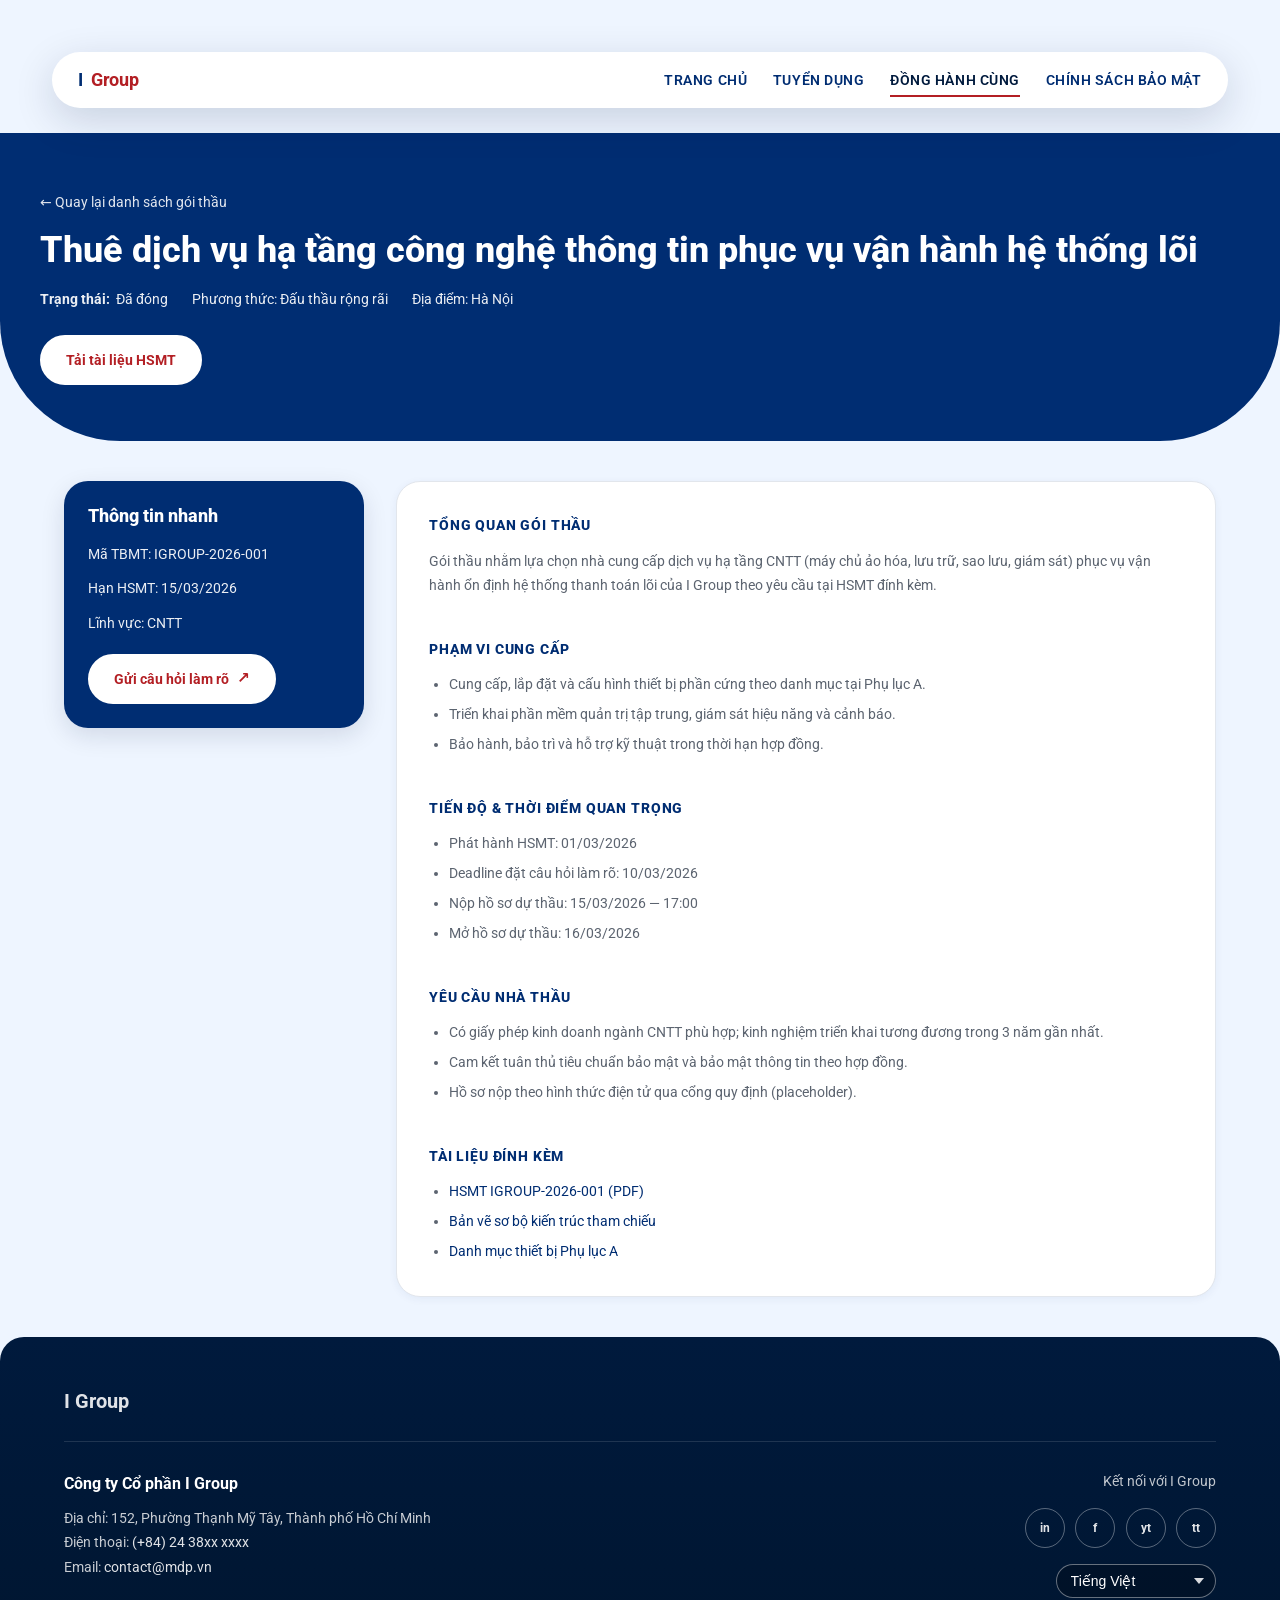
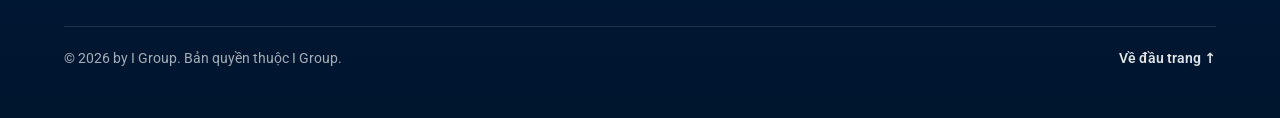
<file: chi-tiet-thau.html>
<!DOCTYPE html>
<html lang="vi">

<head>
  <meta charset="UTF-8" />
  <meta name="viewport" content="width=device-width, initial-scale=1.0" />
  <meta http-equiv="X-UA-Compatible" content="IE=edge" />
  <title>Chi tiết gói thầu | I Group</title>
  <meta name="description"
    content="Chi tiết gói thầu: Thuê dịch vụ hạ tầng công nghệ thông tin phục vụ vận hành hệ thống lõi — trạng thái, phương thức, tài liệu HSMT." />
  <meta name="robots" content="index, follow" />
  <link rel="canonical" href="https://www.example.com/chi-tiet-thau.html" />
  <link rel="preconnect" href="https://fonts.googleapis.com" />
  <link rel="preconnect" href="https://fonts.gstatic.com" crossorigin />
  <link href="https://fonts.googleapis.com/css2?family=Roboto:wght@300;400;500;700;900&display=swap" rel="stylesheet" />
  <link rel="stylesheet" href="assets/css/global.css" />
  <link rel="stylesheet" href="assets/css/style.css" />
  <link rel="stylesheet" href="assets/css/responsive.css" />
</head>

<body id="top" class="page-sub-light" data-nav="cong-moi-thau.html">
  <a class="skip-link" href="#main-content">Bỏ qua điều hướng, đến nội dung chính</a>

  <header class="site-header site-header--floating-pill site-header--fixed" role="banner">
    <div class="site-header__inner site-header__inner--pill">
      <a class="site-logo site-logo--pill" href="index.html" aria-label="I Group — về trang chủ">
        <span>I</span> <span class="site-logo__brand">Group</span>
      </a>
      <button class="nav-toggle" type="button" aria-expanded="false" aria-controls="primary-navigation"
        aria-label="Mở hoặc đóng menu điều hướng">
        <span class="nav-toggle__bar" aria-hidden="true"></span>
        <span class="nav-toggle__bar" aria-hidden="true"></span>
        <span class="nav-toggle__bar" aria-hidden="true"></span>
      </button>
      <nav class="site-nav" id="primary-navigation" aria-label="Menu chính">
        <ul class="site-nav__list">
          <li><a class="site-nav__link site-nav__link--pill" href="index.html">Trang chủ</a></li>
          <li><a class="site-nav__link site-nav__link--pill" href="tuyen-dung.html">Tuyển dụng</a></li>
          <li><a class="site-nav__link site-nav__link--pill" href="cong-moi-thau.html">Đồng hành cùng</a></li>
          <li><a class="site-nav__link site-nav__link--pill" href="chinh-sach.html">Chính sách bảo mật</a></li>
        </ul>
      </nav>
    </div>
  </header>

  <main id="main-content">
    <section class="job-hero" aria-labelledby="pkg-title">
      <div class="job-hero__inner">
        <a class="job-hero__back" href="cong-moi-thau.html">← Quay lại danh sách gói thầu</a>
        <h1 id="pkg-title" class="job-hero__title">
          Thuê dịch vụ hạ tầng công nghệ thông tin phục vụ vận hành hệ thống lõi
        </h1>
        <div class="job-meta" aria-label="Thông tin gói thầu">
          <span class="job-meta__item"><strong>Trạng thái:</strong> Đã đóng</span>
          <span class="job-meta__item">Phương thức: Đấu thầu rộng rãi</span>
          <span class="job-meta__item">Địa điểm: Hà Nội</span>
        </div>
        <a class="btn btn--apply" href="#tai-lieu">Tải tài liệu HSMT</a>
      </div>
    </section>

    <div class="job-layout">
      <aside class="job-sidebar" aria-label="Tóm tắt gói thầu">
        <h2 class="job-sidebar__title">Thông tin nhanh</h2>
        <div class="job-meta">
          <span class="job-meta__item">Mã TBMT: IGROUP-2026-001</span>
          <span class="job-meta__item">Hạn HSMT: 15/03/2026</span>
          <span class="job-meta__item">Lĩnh vực: CNTT</span>
        </div>
        <a class="btn btn--apply" href="mailto:muasam@mdp.vn?subject=Câu+hỏi+làm+rõ+gói+IGROUP-2026-001">
          Gửi câu hỏi làm rõ
          <span class="btn__icon" aria-hidden="true">↗</span>
        </a>
      </aside>

      <article class="job-main">
        <section class="job-section" aria-labelledby="sec-tong-quan">
          <h2 id="sec-tong-quan" class="job-section__title">Tổng quan gói thầu</h2>
          <div class="job-prose">
            <p>
              Gói thầu nhằm lựa chọn nhà cung cấp dịch vụ hạ tầng CNTT (máy chủ ảo hóa, lưu trữ, sao lưu, giám sát)
              phục vụ vận hành ổn định hệ thống thanh toán lõi của I Group theo yêu cầu tại HSMT đính kèm.
            </p>
          </div>
        </section>

        <section class="job-section" aria-labelledby="sec-pham-vi">
          <h2 id="sec-pham-vi" class="job-section__title">Phạm vi cung cấp</h2>
          <div class="job-prose">
            <ul>
              <li>Cung cấp, lắp đặt và cấu hình thiết bị phần cứng theo danh mục tại Phụ lục A.</li>
              <li>Triển khai phần mềm quản trị tập trung, giám sát hiệu năng và cảnh báo.</li>
              <li>Bảo hành, bảo trì và hỗ trợ kỹ thuật trong thời hạn hợp đồng.</li>
            </ul>
          </div>
        </section>

        <section class="job-section" aria-labelledby="sec-tien-do">
          <h2 id="sec-tien-do" class="job-section__title">Tiến độ &amp; thời điểm quan trọng</h2>
          <div class="job-prose">
            <ul>
              <li>Phát hành HSMT: 01/03/2026</li>
              <li>Deadline đặt câu hỏi làm rõ: 10/03/2026</li>
              <li>Nộp hồ sơ dự thầu: 15/03/2026 — 17:00</li>
              <li>Mở hồ sơ dự thầu: 16/03/2026</li>
            </ul>
          </div>
        </section>

        <section class="job-section" aria-labelledby="sec-yeu-cau">
          <h2 id="sec-yeu-cau" class="job-section__title">Yêu cầu nhà thầu</h2>
          <div class="job-prose">
            <ul>
              <li>Có giấy phép kinh doanh ngành CNTT phù hợp; kinh nghiệm triển khai tương đương trong 3 năm gần nhất.
              </li>
              <li>Cam kết tuân thủ tiêu chuẩn bảo mật và bảo mật thông tin theo hợp đồng.</li>
              <li>Hồ sơ nộp theo hình thức điện tử qua cổng quy định (placeholder).</li>
            </ul>
          </div>
        </section>

        <section class="job-section" id="tai-lieu" aria-labelledby="sec-tl">
          <h2 id="sec-tl" class="job-section__title">Tài liệu đính kèm</h2>
          <div class="job-prose">
            <ul>
              <li><a href="#">HSMT IGROUP-2026-001 (PDF)</a></li>
              <li><a href="#">Bản vẽ sơ bộ kiến trúc tham chiếu</a></li>
              <li><a href="#">Danh mục thiết bị Phụ lục A</a></li>
            </ul>
          </div>
        </section>
      </article>
    </div>

    <div class="job-apply-bar">
      <a class="btn btn--apply" href="mailto:muasam@mdp.vn?subject=Hồ+sơ+dự+thầu+IGROUP-2026-001">Liên hệ nộp hồ sơ</a>
    </div>
  </main>

  <!-- FOOTER: thông tin công ty, chứng chỉ, MXH, ngôn ngữ -->
  <footer class="site-footer" role="contentinfo">
    <div class="container">
      <div class="site-footer__top">
        <a class="site-footer__logo" href="index.html">I Group</a>
      </div>

      <div class="site-footer__middle">
        <div class="site-footer__company">
          <strong>Công ty Cổ phần I Group</strong>
          Địa chỉ: 152, Phường Thạnh Mỹ Tây, Thành phố Hồ Chí Minh<br />
          Điện thoại: <a href="tel:+842438xxxxxx">(+84) 24 38xx xxxx</a><br />
          Email: <a href="mailto:contact@mdp.vn">contact@mdp.vn</a>
        </div>
        <aside class="site-footer__aside">
          <p class="site-footer__social-label">Kết nối với I Group</p>
          <div class="site-footer__social" aria-label="Mạng xã hội">
            <a class="site-footer__social-link" href="#" aria-label="LinkedIn">in</a>
            <a class="site-footer__social-link" href="#" aria-label="Facebook">f</a>
            <a class="site-footer__social-link" href="#" aria-label="YouTube">yt</a>
            <a class="site-footer__social-link" href="#" aria-label="TikTok">tt</a>
          </div>
          <div class="lang-select">
            <label class="visually-hidden" for="footer-lang">Chọn ngôn ngữ</label>
            <select class="lang-select__native" id="footer-lang" name="language" aria-label="Ngôn ngữ hiển thị">
              <option value="vi" selected>Tiếng Việt</option>
              <option value="en">English</option>
            </select>
          </div>
        </aside>
      </div>

      <div class="site-footer__bottom">
        <p>© 2026 by I Group. Bản quyền thuộc I Group.</p>
        <a class="back-to-top js-back-to-top" href="#top">Về đầu trang ↑</a>
      </div>
    </div>
  </footer>

  <script src="assets/js/main.js" defer></script>
</body>

</html>
</file>
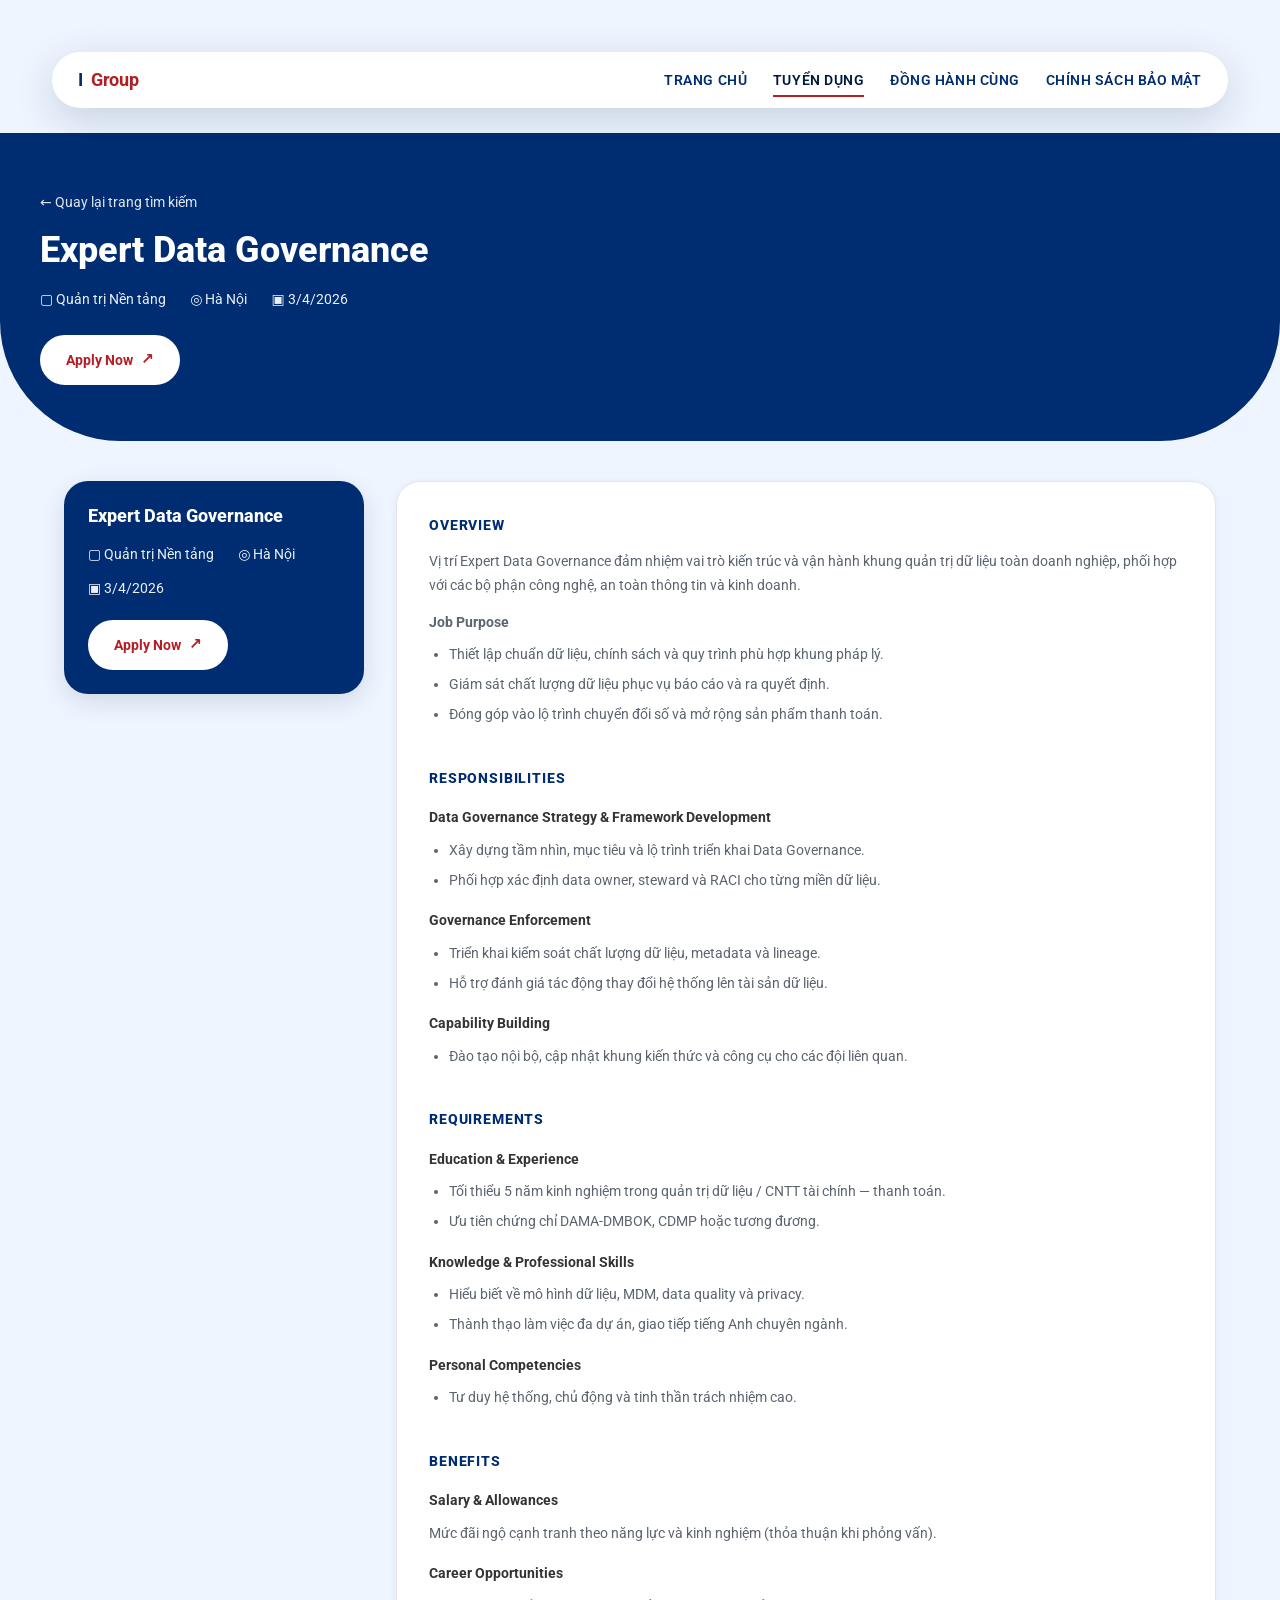
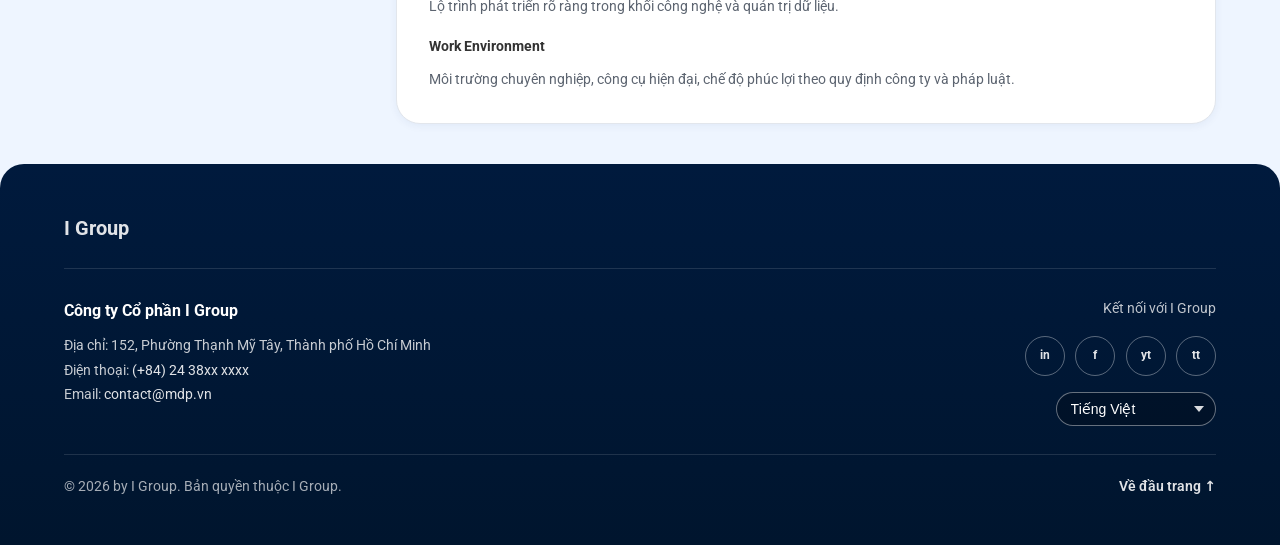
<file: chi-tiet-tuyen-dung.html>
<!DOCTYPE html>
<html lang="vi">

<head>
  <meta charset="UTF-8" />
  <meta name="viewport" content="width=device-width, initial-scale=1.0" />
  <meta http-equiv="X-UA-Compatible" content="IE=edge" />
  <title>Expert Data Governance | Tuyển dụng I Group</title>
  <meta name="description"
    content="Chi tiết tuyển dụng vị trí Expert Data Governance tại I Group — phòng ban Quản trị Nền tảng, Hà Nội." />
  <meta name="robots" content="index, follow" />
  <link rel="canonical" href="https://www.example.com/chi-tiet-tuyen-dung.html" />
  <link rel="preconnect" href="https://fonts.googleapis.com" />
  <link rel="preconnect" href="https://fonts.gstatic.com" crossorigin />
  <link href="https://fonts.googleapis.com/css2?family=Roboto:wght@300;400;500;700;900&display=swap" rel="stylesheet" />
  <link rel="stylesheet" href="assets/css/global.css" />
  <link rel="stylesheet" href="assets/css/style.css" />
  <link rel="stylesheet" href="assets/css/responsive.css" />
</head>

<body id="top" class="page-sub-light" data-nav="tuyen-dung.html">
  <a class="skip-link" href="#main-content">Bỏ qua điều hướng, đến nội dung chính</a>

  <header class="site-header site-header--floating-pill site-header--fixed" role="banner">
    <div class="site-header__inner site-header__inner--pill">
      <a class="site-logo site-logo--pill" href="index.html" aria-label="I Group — về trang chủ">
        <span>I</span> <span class="site-logo__brand">Group</span>
      </a>
      <button class="nav-toggle" type="button" aria-expanded="false" aria-controls="primary-navigation"
        aria-label="Mở hoặc đóng menu điều hướng">
        <span class="nav-toggle__bar" aria-hidden="true"></span>
        <span class="nav-toggle__bar" aria-hidden="true"></span>
        <span class="nav-toggle__bar" aria-hidden="true"></span>
      </button>
      <nav class="site-nav" id="primary-navigation" aria-label="Menu chính">
        <ul class="site-nav__list">
          <li><a class="site-nav__link site-nav__link--pill" href="index.html">Trang chủ</a></li>
          <li><a class="site-nav__link site-nav__link--pill" href="tuyen-dung.html">Tuyển dụng</a></li>
          <li><a class="site-nav__link site-nav__link--pill" href="cong-moi-thau.html">Đồng hành cùng</a></li>
          <li><a class="site-nav__link site-nav__link--pill" href="chinh-sach.html">Chính sách bảo mật</a></li>
        </ul>
      </nav>
    </div>
  </header>

  <main id="main-content">
    <!-- Hero tóm tắt tin tuyển dụng -->
    <section class="job-hero" aria-labelledby="job-title">
      <div class="job-hero__inner">
        <a class="job-hero__back" href="tuyen-dung.html">← Quay lại trang tìm kiếm</a>
        <h1 id="job-title" class="job-hero__title">Expert Data Governance</h1>
        <div class="job-meta" aria-label="Thông tin vị trí">
          <span class="job-meta__item">▢ Quản trị Nền tảng</span>
          <span class="job-meta__item">◎ Hà Nội</span>
          <span class="job-meta__item">▣ 3/4/2026</span>
        </div>
        <a class="btn btn--apply" href="mailto:tuyendung@mdp.vn?subject=Ứng+tuyển+Expert+Data+Governance">
          Apply Now
          <span class="btn__icon" aria-hidden="true">↗</span>
        </a>
      </div>
    </section>

    <div class="job-layout">
      <!-- Sidebar sticky (desktop) -->
      <aside class="job-sidebar" aria-label="Tóm tắt &amp; ứng tuyển">
        <h2 class="job-sidebar__title">Expert Data Governance</h2>
        <div class="job-meta">
          <span class="job-meta__item">▢ Quản trị Nền tảng</span>
          <span class="job-meta__item">◎ Hà Nội</span>
          <span class="job-meta__item">▣ 3/4/2026</span>
        </div>
        <a class="btn btn--apply" href="mailto:tuyendung@mdp.vn?subject=Ứng+tuyển+Expert+Data+Governance">
          Apply Now
          <span class="btn__icon" aria-hidden="true">↗</span>
        </a>
      </aside>

      <!-- Nội dung chi tiết -->
      <article class="job-main">
        <section class="job-section" aria-labelledby="ov">
          <h2 id="ov" class="job-section__title">Overview</h2>
          <div class="job-prose">
            <p>
              Vị trí Expert Data Governance đảm nhiệm vai trò kiến trúc và vận hành khung quản trị dữ liệu toàn
              doanh nghiệp, phối hợp với các bộ phận công nghệ, an toàn thông tin và kinh doanh.
            </p>
            <p><strong>Job Purpose</strong></p>
            <ul>
              <li>Thiết lập chuẩn dữ liệu, chính sách và quy trình phù hợp khung pháp lý.</li>
              <li>Giám sát chất lượng dữ liệu phục vụ báo cáo và ra quyết định.</li>
              <li>Đóng góp vào lộ trình chuyển đổi số và mở rộng sản phẩm thanh toán.</li>
            </ul>
          </div>
        </section>

        <section class="job-section" aria-labelledby="resp">
          <h2 id="resp" class="job-section__title">Responsibilities</h2>
          <div class="job-prose">
            <h3 class="job-section__subtitle">Data Governance Strategy &amp; Framework Development</h3>
            <ul>
              <li>Xây dựng tầm nhìn, mục tiêu và lộ trình triển khai Data Governance.</li>
              <li>Phối hợp xác định data owner, steward và RACI cho từng miền dữ liệu.</li>
            </ul>
            <h3 class="job-section__subtitle">Governance Enforcement</h3>
            <ul>
              <li>Triển khai kiểm soát chất lượng dữ liệu, metadata và lineage.</li>
              <li>Hỗ trợ đánh giá tác động thay đổi hệ thống lên tài sản dữ liệu.</li>
            </ul>
            <h3 class="job-section__subtitle">Capability Building</h3>
            <ul>
              <li>Đào tạo nội bộ, cập nhật khung kiến thức và công cụ cho các đội liên quan.</li>
            </ul>
          </div>
        </section>

        <section class="job-section" aria-labelledby="req">
          <h2 id="req" class="job-section__title">Requirements</h2>
          <div class="job-prose">
            <h3 class="job-section__subtitle">Education &amp; Experience</h3>
            <ul>
              <li>Tối thiểu 5 năm kinh nghiệm trong quản trị dữ liệu / CNTT tài chính — thanh toán.</li>
              <li>Ưu tiên chứng chỉ DAMA-DMBOK, CDMP hoặc tương đương.</li>
            </ul>
            <h3 class="job-section__subtitle">Knowledge &amp; Professional Skills</h3>
            <ul>
              <li>Hiểu biết về mô hình dữ liệu, MDM, data quality và privacy.</li>
              <li>Thành thạo làm việc đa dự án, giao tiếp tiếng Anh chuyên ngành.</li>
            </ul>
            <h3 class="job-section__subtitle">Personal Competencies</h3>
            <ul>
              <li>Tư duy hệ thống, chủ động và tinh thần trách nhiệm cao.</li>
            </ul>
          </div>
        </section>

        <section class="job-section" aria-labelledby="ben">
          <h2 id="ben" class="job-section__title">Benefits</h2>
          <div class="job-prose">
            <h3 class="job-section__subtitle">Salary &amp; Allowances</h3>
            <p>Mức đãi ngộ cạnh tranh theo năng lực và kinh nghiệm (thỏa thuận khi phỏng vấn).</p>
            <h3 class="job-section__subtitle">Career Opportunities</h3>
            <p>Lộ trình phát triển rõ ràng trong khối công nghệ và quản trị dữ liệu.</p>
            <h3 class="job-section__subtitle">Work Environment</h3>
            <p>Môi trường chuyên nghiệp, công cụ hiện đại, chế độ phúc lợi theo quy định công ty và pháp luật.</p>
          </div>
        </section>
      </article>
    </div>

    <!-- Thanh Apply cố định — mobile -->
    <div class="job-apply-bar" aria-hidden="false">
      <a class="btn btn--apply" href="mailto:tuyendung@mdp.vn?subject=Ứng+tuyển+Expert+Data+Governance">Apply Now</a>
    </div>
  </main>

  <!-- FOOTER: thông tin công ty, chứng chỉ, MXH, ngôn ngữ -->
  <footer class="site-footer" role="contentinfo">
    <div class="container">
      <div class="site-footer__top">
        <a class="site-footer__logo" href="index.html">I Group</a>
      </div>

      <div class="site-footer__middle">
        <div class="site-footer__company">
          <strong>Công ty Cổ phần I Group</strong>
          Địa chỉ: 152, Phường Thạnh Mỹ Tây, Thành phố Hồ Chí Minh<br />
          Điện thoại: <a href="tel:+842438xxxxxx">(+84) 24 38xx xxxx</a><br />
          Email: <a href="mailto:contact@mdp.vn">contact@mdp.vn</a>
        </div>
        <aside class="site-footer__aside">
          <p class="site-footer__social-label">Kết nối với I Group</p>
          <div class="site-footer__social" aria-label="Mạng xã hội">
            <a class="site-footer__social-link" href="#" aria-label="LinkedIn">in</a>
            <a class="site-footer__social-link" href="#" aria-label="Facebook">f</a>
            <a class="site-footer__social-link" href="#" aria-label="YouTube">yt</a>
            <a class="site-footer__social-link" href="#" aria-label="TikTok">tt</a>
          </div>
          <div class="lang-select">
            <label class="visually-hidden" for="footer-lang">Chọn ngôn ngữ</label>
            <select class="lang-select__native" id="footer-lang" name="language" aria-label="Ngôn ngữ hiển thị">
              <option value="vi" selected>Tiếng Việt</option>
              <option value="en">English</option>
            </select>
          </div>
        </aside>
      </div>

      <div class="site-footer__bottom">
        <p>© 2026 by I Group. Bản quyền thuộc I Group.</p>
        <a class="back-to-top js-back-to-top" href="#top">Về đầu trang ↑</a>
      </div>
    </div>
  </footer>

  <script src="assets/js/main.js" defer></script>
</body>

</html>
</file>
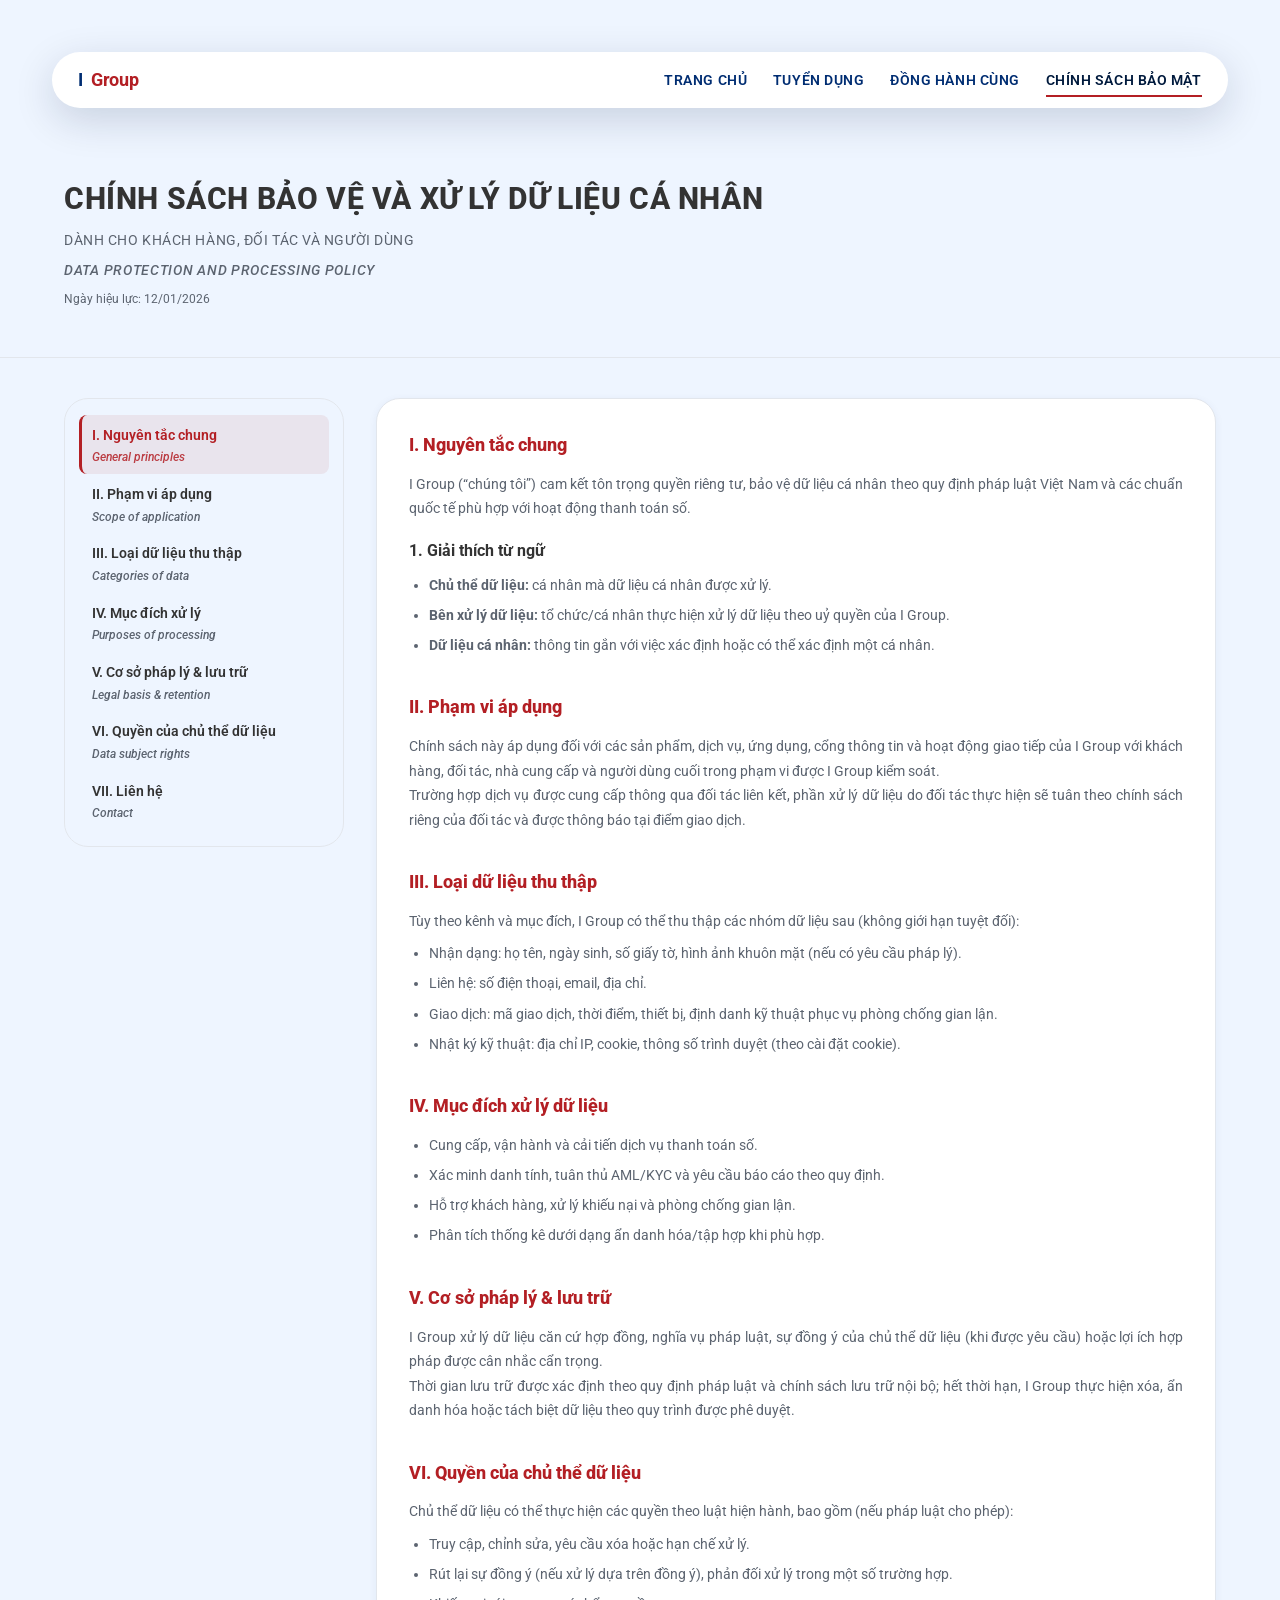
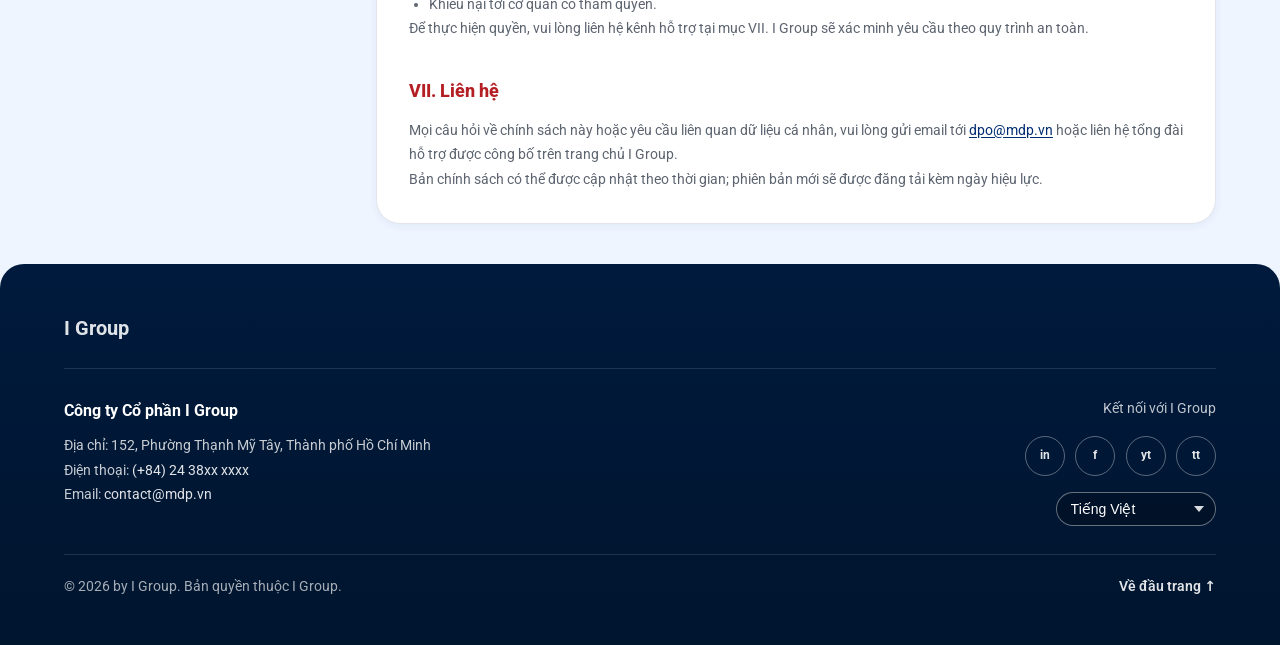
<file: chinh-sach.html>
<!DOCTYPE html>
<html lang="vi">

<head>
  <meta charset="UTF-8" />
  <meta name="viewport" content="width=device-width, initial-scale=1.0" />
  <meta http-equiv="X-UA-Compatible" content="IE=edge" />
  <title>Chính sách bảo vệ và xử lý dữ liệu cá nhân | I Group</title>
  <meta name="description"
    content="Chính sách bảo vệ và xử lý dữ liệu cá nhân dành cho khách hàng, đối tác và người dùng dịch vụ I Group." />
  <meta name="robots" content="index, follow" />
  <link rel="canonical" href="https://www.example.com/chinh-sach.html" />
  <link rel="preconnect" href="https://fonts.googleapis.com" />
  <link rel="preconnect" href="https://fonts.gstatic.com" crossorigin />
  <link href="https://fonts.googleapis.com/css2?family=Roboto:wght@300;400;500;700;900&display=swap" rel="stylesheet" />
  <link rel="stylesheet" href="assets/css/global.css" />
  <link rel="stylesheet" href="assets/css/style.css" />
  <link rel="stylesheet" href="assets/css/responsive.css" />
</head>

<body id="top" class="page-sub-light" data-nav="chinh-sach.html">
  <a class="skip-link" href="#main-content">Bỏ qua điều hướng, đến nội dung chính</a>

  <header class="site-header site-header--floating-pill site-header--fixed" role="banner">
    <div class="site-header__inner site-header__inner--pill">
      <a class="site-logo site-logo--pill" href="index.html" aria-label="I Group — về trang chủ">
        <span>I</span> <span class="site-logo__brand">Group</span>
      </a>
      <button class="nav-toggle" type="button" aria-expanded="false" aria-controls="primary-navigation"
        aria-label="Mở hoặc đóng menu điều hướng">
        <span class="nav-toggle__bar" aria-hidden="true"></span>
        <span class="nav-toggle__bar" aria-hidden="true"></span>
        <span class="nav-toggle__bar" aria-hidden="true"></span>
      </button>
      <nav class="site-nav" id="primary-navigation" aria-label="Menu chính">
        <ul class="site-nav__list">
          <li><a class="site-nav__link site-nav__link--pill" href="index.html">Trang chủ</a></li>
          <li><a class="site-nav__link site-nav__link--pill" href="tuyen-dung.html">Tuyển dụng</a></li>
          <li><a class="site-nav__link site-nav__link--pill" href="cong-moi-thau.html">Đồng hành cùng</a></li>
          <li><a class="site-nav__link site-nav__link--pill" href="chinh-sach.html">Chính sách bảo mật</a></li>
        </ul>
      </nav>
    </div>
  </header>

  <main id="main-content" class="policy-page">
    <header class="policy-head">
      <div class="container">
        <h1 class="policy-head__title">Chính sách bảo vệ và xử lý dữ liệu cá nhân</h1>
        <p class="policy-head__subtitle">Dành cho khách hàng, đối tác và người dùng</p>
        <p class="policy-head__subtitle-en" lang="en">Data protection and processing policy</p>
        <p class="policy-head__date">Ngày hiệu lực: 12/01/2026</p>
      </div>
    </header>

    <div class="policy-layout">
      <!-- Mục lục: sticky + scrollspy -->
      <nav class="policy-sidebar" aria-label="Mục lục chính sách" data-scrollspy-nav>
        <a class="policy-nav__link is-active" href="#cs-1">I. Nguyên tắc chung<span class="policy-nav__sub"
            lang="en">General principles</span></a>
        <a class="policy-nav__link" href="#cs-2">II. Phạm vi áp dụng<span class="policy-nav__sub" lang="en">Scope of
            application</span></a>
        <a class="policy-nav__link" href="#cs-3">III. Loại dữ liệu thu thập<span class="policy-nav__sub"
            lang="en">Categories of data</span></a>
        <a class="policy-nav__link" href="#cs-4">IV. Mục đích xử lý<span class="policy-nav__sub" lang="en">Purposes of
            processing</span></a>
        <a class="policy-nav__link" href="#cs-5">V. Cơ sở pháp lý &amp; lưu trữ<span class="policy-nav__sub"
            lang="en">Legal basis &amp; retention</span></a>
        <a class="policy-nav__link" href="#cs-6">VI. Quyền của chủ thể dữ liệu<span class="policy-nav__sub"
            lang="en">Data subject rights</span></a>
        <a class="policy-nav__link" href="#cs-7">VII. Liên hệ<span class="policy-nav__sub" lang="en">Contact</span></a>
      </nav>

      <article class="policy-content">
        <section class="policy-block" id="cs-1" aria-labelledby="t1">
          <h2 id="t1" class="policy-block__title">I. Nguyên tắc chung</h2>
          <div class="policy-prose">
            <p>
              I Group (“chúng tôi”) cam kết tôn trọng quyền riêng tư, bảo vệ dữ liệu cá nhân
              theo quy định pháp luật Việt Nam và các chuẩn quốc tế phù hợp với hoạt động thanh toán số.
            </p>
            <h3 class="policy-block__subtitle">1. Giải thích từ ngữ</h3>
            <ul>
              <li><strong>Chủ thể dữ liệu:</strong> cá nhân mà dữ liệu cá nhân được xử lý.</li>
              <li><strong>Bên xử lý dữ liệu:</strong> tổ chức/cá nhân thực hiện xử lý dữ liệu theo uỷ quyền của I Group.
              </li>
              <li><strong>Dữ liệu cá nhân:</strong> thông tin gắn với việc xác định hoặc có thể xác định một cá nhân.
              </li>
            </ul>
          </div>
        </section>

        <section class="policy-block" id="cs-2" aria-labelledby="t2">
          <h2 id="t2" class="policy-block__title">II. Phạm vi áp dụng</h2>
          <div class="policy-prose">
            <p>
              Chính sách này áp dụng đối với các sản phẩm, dịch vụ, ứng dụng, cổng thông tin và hoạt động giao tiếp
              của I Group với khách hàng, đối tác, nhà cung cấp và người dùng cuối trong phạm vi được I Group kiểm soát.
            </p>
            <p>
              Trường hợp dịch vụ được cung cấp thông qua đối tác liên kết, phần xử lý dữ liệu do đối tác thực hiện sẽ
              tuân theo chính sách riêng của đối tác và được thông báo tại điểm giao dịch.
            </p>
          </div>
        </section>

        <section class="policy-block" id="cs-3" aria-labelledby="t3">
          <h2 id="t3" class="policy-block__title">III. Loại dữ liệu thu thập</h2>
          <div class="policy-prose">
            <p>Tùy theo kênh và mục đích, I Group có thể thu thập các nhóm dữ liệu sau (không giới hạn tuyệt đối):</p>
            <ul>
              <li>Nhận dạng: họ tên, ngày sinh, số giấy tờ, hình ảnh khuôn mặt (nếu có yêu cầu pháp lý).</li>
              <li>Liên hệ: số điện thoại, email, địa chỉ.</li>
              <li>Giao dịch: mã giao dịch, thời điểm, thiết bị, định danh kỹ thuật phục vụ phòng chống gian lận.</li>
              <li>Nhật ký kỹ thuật: địa chỉ IP, cookie, thông số trình duyệt (theo cài đặt cookie).</li>
            </ul>
          </div>
        </section>

        <section class="policy-block" id="cs-4" aria-labelledby="t4">
          <h2 id="t4" class="policy-block__title">IV. Mục đích xử lý dữ liệu</h2>
          <div class="policy-prose">
            <ul>
              <li>Cung cấp, vận hành và cải tiến dịch vụ thanh toán số.</li>
              <li>Xác minh danh tính, tuân thủ AML/KYC và yêu cầu báo cáo theo quy định.</li>
              <li>Hỗ trợ khách hàng, xử lý khiếu nại và phòng chống gian lận.</li>
              <li>Phân tích thống kê dưới dạng ẩn danh hóa/tập hợp khi phù hợp.</li>
            </ul>
          </div>
        </section>

        <section class="policy-block" id="cs-5" aria-labelledby="t5">
          <h2 id="t5" class="policy-block__title">V. Cơ sở pháp lý &amp; lưu trữ</h2>
          <div class="policy-prose">
            <p>
              I Group xử lý dữ liệu căn cứ hợp đồng, nghĩa vụ pháp luật, sự đồng ý của chủ thể dữ liệu (khi được yêu
              cầu) hoặc lợi ích hợp pháp được cân nhắc cẩn trọng.
            </p>
            <p>
              Thời gian lưu trữ được xác định theo quy định pháp luật và chính sách lưu trữ nội bộ; hết thời hạn, I
              Group
              thực hiện xóa, ẩn danh hóa hoặc tách biệt dữ liệu theo quy trình được phê duyệt.
            </p>
          </div>
        </section>

        <section class="policy-block" id="cs-6" aria-labelledby="t6">
          <h2 id="t6" class="policy-block__title">VI. Quyền của chủ thể dữ liệu</h2>
          <div class="policy-prose">
            <p>Chủ thể dữ liệu có thể thực hiện các quyền theo luật hiện hành, bao gồm (nếu pháp luật cho phép):</p>
            <ul>
              <li>Truy cập, chỉnh sửa, yêu cầu xóa hoặc hạn chế xử lý.</li>
              <li>Rút lại sự đồng ý (nếu xử lý dựa trên đồng ý), phản đối xử lý trong một số trường hợp.</li>
              <li>Khiếu nại tới cơ quan có thẩm quyền.</li>
            </ul>
            <p>
              Để thực hiện quyền, vui lòng liên hệ kênh hỗ trợ tại mục VII. I Group sẽ xác minh yêu cầu theo quy trình
              an toàn.
            </p>
          </div>
        </section>

        <section class="policy-block" id="cs-7" aria-labelledby="t7">
          <h2 id="t7" class="policy-block__title">VII. Liên hệ</h2>
          <div class="policy-prose">
            <p>
              Mọi câu hỏi về chính sách này hoặc yêu cầu liên quan dữ liệu cá nhân, vui lòng gửi email tới
              <a href="mailto:dpo@mdp.vn">dpo@mdp.vn</a> hoặc liên hệ tổng đài hỗ trợ được công bố trên trang chủ I
              Group.
            </p>
            <p>
              Bản chính sách có thể được cập nhật theo thời gian; phiên bản mới sẽ được đăng tải kèm ngày hiệu lực.
            </p>
          </div>
        </section>
      </article>
    </div>
  </main>

  <!-- FOOTER: thông tin công ty, chứng chỉ, MXH, ngôn ngữ -->
  <footer class="site-footer" role="contentinfo">
    <div class="container">
      <div class="site-footer__top">
        <a class="site-footer__logo" href="index.html">I Group</a>
      </div>

      <div class="site-footer__middle">
        <div class="site-footer__company">
          <strong>Công ty Cổ phần I Group</strong>
          Địa chỉ: 152, Phường Thạnh Mỹ Tây, Thành phố Hồ Chí Minh<br />
          Điện thoại: <a href="tel:+842438xxxxxx">(+84) 24 38xx xxxx</a><br />
          Email: <a href="mailto:contact@mdp.vn">contact@mdp.vn</a>
        </div>
        <aside class="site-footer__aside">
          <p class="site-footer__social-label">Kết nối với I Group</p>
          <div class="site-footer__social" aria-label="Mạng xã hội">
            <a class="site-footer__social-link" href="#" aria-label="LinkedIn">in</a>
            <a class="site-footer__social-link" href="#" aria-label="Facebook">f</a>
            <a class="site-footer__social-link" href="#" aria-label="YouTube">yt</a>
            <a class="site-footer__social-link" href="#" aria-label="TikTok">tt</a>
          </div>
          <div class="lang-select">
            <label class="visually-hidden" for="footer-lang">Chọn ngôn ngữ</label>
            <select class="lang-select__native" id="footer-lang" name="language" aria-label="Ngôn ngữ hiển thị">
              <option value="vi" selected>Tiếng Việt</option>
              <option value="en">English</option>
            </select>
          </div>
        </aside>
      </div>

      <div class="site-footer__bottom">
        <p>© 2026 by I Group. Bản quyền thuộc I Group.</p>
        <a class="back-to-top js-back-to-top" href="#top">Về đầu trang ↑</a>
      </div>
    </div>
  </footer>

  <script src="assets/js/main.js" defer></script>
</body>

</html>
</file>
<file: assets/css/global.css>
/**
 * global.css — I Group
 * Reset, biến màu, typography, header & footer dùng chung toàn site.
 */

/* ============================================
   1. Google Fonts (khai báo trong HTML <link>)
   ============================================ */

/* ============================================
   2. CSS Variables — Design tokens
   ============================================ */
:root {
  /* Màu thương hiệu */
  --color-primary: #002d72;
  --color-primary-dark: #001a3d;
  --color-accent: #b31f24;
  --color-accent-hover: #941a1e;

  /* Nền & chữ */
  --color-bg-page: #eef5ff;
  --color-bg-white: #ffffff;
  --color-text: #333333;
  --color-text-muted: #5c6470;
  --color-text-inverse: #ffffff;

  /* Viền & bóng */
  --color-border: #e2e6ec;
  --shadow-sm: 0 2px 8px rgba(0, 45, 114, 0.06);
  --shadow-md: 0 8px 24px rgba(0, 26, 61, 0.12);

  /* Typography */
  --font-family: "Roboto", system-ui, -apple-system, "Segoe UI", sans-serif;
  --font-size-xs: 0.75rem;
  --font-size-sm: 0.875rem;
  --font-size-base: 1rem;
  --font-size-lg: 1.125rem;
  --font-size-xl: 1.25rem;
  --font-size-2xl: 1.5rem;
  --font-size-3xl: 1.875rem;
  --font-size-4xl: 2.25rem;
  --font-size-hero: clamp(1.75rem, 4vw, 3rem);
  --line-height-tight: 1.2;
  --line-height-normal: 1.6;
  --line-height-relaxed: 1.75;

  /* Layout */
  --container-max: 1200px;
  --header-height: 80px;

  /* Header viên thuốc — dùng chung mọi trang (trùng với hero-shell / page-hero-frame) */
  --pill-shell-margin-x: clamp(0.65rem, 2.5vw, 1.5rem);
  /* Lề trên thẻ + khoảng pill fixed: cùng công thức với lề ngang để cân “nổi” với mép trên viewport */
  --pill-shell-margin-top: var(--pill-shell-margin-x);
  /* Lề “nửa ngoài” của pill so với viewport (fixed); mặc định = lề thẻ hero — khi cuộn thu gọn riêng ở html.is-pill-compact */
  --pill-header-gap-x: var(--pill-shell-margin-x);
  --pill-header-gap-y: var(--pill-shell-margin-top);
  --pill-bar-inset-x: clamp(12px, 2.5vw, 28px);
  --pill-bar-inset-y: var(--pill-bar-inset-x);
  --pill-inner-h: 56px;
  --pill-inner-py: 0.4rem;
  --pill-inner-px: clamp(1rem, 2.2vw, 1.65rem);
  /* Chiều cao vùng nội dung thanh pill (không gồm inset dọc) */
  --pill-bar-height: calc(var(--pill-inner-h) + (2 * var(--pill-inner-py)));
  /* Cạnh trên pill fixed so với viewport */
  --pill-bar-top-fixed: calc(
    env(safe-area-inset-top, 0px) + var(--pill-header-gap-y) + var(--pill-bar-inset-y)
  );
  /* Đáy pill so viewport — trong thẻ hero (margin thẻ = shell, không đổi khi cuộn) */
  --pill-cleared-in-shell: calc(
    env(safe-area-inset-top, 0px) + var(--pill-shell-margin-top) + var(--pill-bar-inset-y) + var(--pill-bar-height)
  );
  /* Đáy pill so viewport — header fixed (lề ngoài = pill-header-gap, thu khi cuộn) */
  --pill-cleared-fixed: calc(var(--pill-bar-top-fixed) + var(--pill-bar-height));
  --pill-content-gap: 12px;

  /* Banner / hero: lấp đầy màn hình đầu (mọi tỷ lệ; trừ lề thẻ + vùng an toàn dưới) */
  --banner-viewport-min-height: max(
    300px,
    calc(100vh - var(--pill-shell-margin-top) - env(safe-area-inset-bottom, 0px))
  );

  --radius-sm: 8px;
  --radius-md: 16px;
  --radius-lg: 24px;
  --radius-pill: 999px;

  /* Chuyển động */
  --transition-fast: 0.2s ease;
  --transition-base: 0.25s ease;
  --z-header: 1000;
  --z-overlay: 900;
}

@supports (height: 100svh) {
  :root {
    --banner-viewport-min-height: max(
      300px,
      calc(100svh - var(--pill-shell-margin-top) - env(safe-area-inset-bottom, 0px))
    );
  }
}

/* Cuộn xuống: thu lề pill (sát mép hơn), thanh thấp hơn — margin thẻ hero-shell giữ nguyên */
html.is-pill-compact {
  --pill-header-gap-x: clamp(0.3rem, 1vw, 0.65rem);
  --pill-header-gap-y: var(--pill-header-gap-x);
  --pill-bar-inset-x: clamp(6px, 1.2vw, 14px);
  --pill-bar-inset-y: var(--pill-bar-inset-x);
  --pill-inner-h: 52px;
  --pill-inner-py: 0.32rem;
  --pill-inner-px: clamp(0.75rem, 1.8vw, 1.35rem);
  --pill-bar-height: calc(var(--pill-inner-h) + (2 * var(--pill-inner-py)));
  --pill-bar-top-fixed: calc(
    env(safe-area-inset-top, 0px) + var(--pill-header-gap-y) + var(--pill-bar-inset-y)
  );
  --pill-cleared-fixed: calc(var(--pill-bar-top-fixed) + var(--pill-bar-height));
  --pill-cleared-in-shell: calc(
    env(safe-area-inset-top, 0px) + var(--pill-shell-margin-top) + var(--pill-bar-inset-y) + var(--pill-bar-height)
  );
}

/* ============================================
   3. Reset / Normalize nhẹ
   ============================================ */
*,
*::before,
*::after {
  box-sizing: border-box;
}

html {
  scroll-behavior: smooth;
  -webkit-text-size-adjust: 100%;
}

body {
  margin: 0;
  font-family: var(--font-family);
  font-size: var(--font-size-base);
  line-height: var(--line-height-normal);
  color: var(--color-text);
  background-color: var(--color-bg-white);
  min-height: 100vh;
  display: flex;
  flex-direction: column;
}

img {
  max-width: 100%;
  height: auto;
  display: block;
}

a {
  color: var(--color-primary);
  text-decoration: none;
  transition: color var(--transition-fast), opacity var(--transition-fast);
}

a:hover {
  color: var(--color-accent);
}

button {
  font-family: inherit;
  cursor: pointer;
}

ul,
ol {
  margin: 0;
  padding: 0;
  list-style: none;
}

h1,
h2,
h3,
h4,
h5,
h6,
p {
  margin: 0;
}

/* Skip link — truy cập & SEO/UX */
.skip-link {
  position: absolute;
  left: -9999px;
  top: 0;
  z-index: calc(var(--z-header) + 1);
  padding: 0.75rem 1rem;
  background: var(--color-primary);
  color: var(--color-text-inverse);
}

.skip-link:focus {
  left: 0;
}

/* Ẩn nhãn trực quan nhưng vẫn đọc được bởi screen reader */
.visually-hidden {
  position: absolute;
  width: 1px;
  height: 1px;
  padding: 0;
  margin: -1px;
  overflow: hidden;
  clip: rect(0, 0, 0, 0);
  white-space: nowrap;
  border: 0;
}

/* Container dùng chung */
.container {
  width: 100%;
  max-width: var(--container-max);
  margin-inline: auto;
  padding-inline: clamp(1rem, 4vw, 1.5rem);
}

/* ============================================
   4. Site Header
   ============================================ */
.site-header {
  position: sticky;
  top: 0;
  z-index: var(--z-header);
  min-height: var(--header-height);
  background-color: var(--color-bg-white);
  border-bottom: 1px solid var(--color-border);
  transition: box-shadow var(--transition-base);
}

.site-header.is-scrolled {
  box-shadow: var(--shadow-sm);
}

/* Header viên thuốc trắng (trong thẻ banner = absolute; trang nền sáng = fixed + lệch ngang giống thẻ hero) */
.site-header.site-header--floating-pill {
  position: absolute;
  top: var(--pill-bar-inset-y);
  left: var(--pill-bar-inset-x);
  right: var(--pill-bar-inset-x);
  z-index: 20;
  background: #ffffff;
  border: none;
  border-radius: 100px;
  box-shadow: 0 12px 40px rgba(0, 26, 61, 0.16);
  min-height: 0;
  transition:
    top var(--transition-base),
    left var(--transition-base),
    right var(--transition-base),
    box-shadow var(--transition-base);
}

.site-header.site-header--floating-pill.site-header--fixed {
  position: fixed;
  top: var(--pill-bar-top-fixed);
  left: calc(var(--pill-header-gap-x) + var(--pill-bar-inset-x));
  right: calc(var(--pill-header-gap-x) + var(--pill-bar-inset-x));
  z-index: 1100;
}

.site-header.site-header--floating-pill.is-scrolled {
  box-shadow: 0 16px 48px rgba(0, 26, 61, 0.22);
}

.site-header.site-header--floating-pill .site-header__inner--pill {
  min-height: var(--pill-inner-h);
  padding-block: var(--pill-inner-py);
  padding-inline: var(--pill-inner-px);
  transition: min-height var(--transition-base), padding var(--transition-base);
}

.site-nav__link--pill {
  color: #111827;
  text-transform: none;
  letter-spacing: 0.01em;
  font-weight: 600;
  font-size: var(--font-size-sm);
}

.site-nav__link--pill:hover {
  color: var(--color-accent);
}

.site-nav__link--pill.is-active {
  color: #0f172a;
}

.site-logo--pill {
  font-size: var(--font-size-base);
}

.site-header__inner {
  display: flex;
  align-items: center;
  justify-content: space-between;
  gap: 1rem;
  min-height: var(--header-height);
}

.site-logo {
  display: flex;
  align-items: center;
  gap: 0.5rem;
  font-weight: 700;
  font-size: var(--font-size-lg);
  color: var(--color-primary);
  letter-spacing: -0.02em;
}

.site-logo:hover {
  color: var(--color-primary);
  opacity: 0.9;
}

.site-logo__brand {
  color: var(--color-accent);
}

/* Nút menu mobile */
.nav-toggle {
  display: none;
  flex-direction: column;
  justify-content: center;
  gap: 5px;
  width: 44px;
  height: 44px;
  padding: 0;
  border: none;
  background: transparent;
  border-radius: var(--radius-sm);
}

.nav-toggle__bar {
  display: block;
  width: 22px;
  height: 2px;
  margin-inline: auto;
  background: var(--color-primary);
  transition: transform var(--transition-fast), opacity var(--transition-fast);
}

.site-header.is-menu-open .nav-toggle__bar:nth-child(1) {
  transform: translateY(7px) rotate(45deg);
}

.site-header.is-menu-open .nav-toggle__bar:nth-child(2) {
  opacity: 0;
}

.site-header.is-menu-open .nav-toggle__bar:nth-child(3) {
  transform: translateY(-7px) rotate(-45deg);
}

/* Điều hướng chính */
.site-nav {
  display: flex;
  align-items: center;
}

.site-nav__list {
  display: flex;
  flex-wrap: wrap;
  align-items: center;
  gap: clamp(0.5rem, 2vw, 1.75rem);
}

.site-nav__link {
  display: inline-block;
  padding: 0.35rem 0;
  font-size: var(--font-size-sm);
  font-weight: 600;
  text-transform: uppercase;
  letter-spacing: 0.04em;
  color: var(--color-primary);
  position: relative;
}

.site-nav__link::after {
  content: "";
  position: absolute;
  left: 0;
  bottom: 0;
  width: 100%;
  height: 2px;
  background: var(--color-accent);
  transform: scaleX(0);
  transform-origin: left;
  transition: transform var(--transition-fast);
}

.site-nav__link:hover::after,
.site-nav__link.is-active::after {
  transform: scaleX(1);
}

.site-nav__link.is-active {
  color: var(--color-primary-dark);
}

/* ============================================
   5. Site Footer
   ============================================ */
.site-footer {
  margin-top: auto;
  background: linear-gradient(180deg, var(--color-primary-dark) 0%, #00152e 100%);
  color: var(--color-text-inverse);
  border-top-left-radius: var(--radius-lg);
  border-top-right-radius: var(--radius-lg);
  padding-block: clamp(2rem, 5vw, 3rem);
}

.site-footer a {
  color: rgba(255, 255, 255, 0.88);
}

.site-footer a:hover {
  color: #ffffff;
}

.site-footer__top {
  display: grid;
  grid-template-columns: 1fr auto;
  align-items: start;
  gap: 2rem;
  padding-bottom: 1.5rem;
  border-bottom: 1px solid rgba(255, 255, 255, 0.12);
}

.site-footer__logo {
  font-weight: 700;
  font-size: var(--font-size-xl);
  color: #ffffff;
}

.site-footer__logo:hover {
  color: #ffffff;
  opacity: 0.92;
}

.site-footer__certs {
  display: flex;
  flex-wrap: wrap;
  gap: 1rem;
  align-items: center;
}

.site-footer__cert-badge {
  padding: 0.35rem 0.75rem;
  font-size: var(--font-size-xs);
  font-weight: 600;
  letter-spacing: 0.06em;
  text-transform: uppercase;
  border: 1px solid rgba(255, 255, 255, 0.35);
  border-radius: var(--radius-sm);
  color: rgba(255, 255, 255, 0.9);
}

.site-footer__middle {
  display: grid;
  grid-template-columns: 1.2fr 1fr;
  gap: 2rem;
  padding-block: 1.75rem;
}

.site-footer__company {
  font-size: var(--font-size-sm);
  line-height: var(--line-height-relaxed);
  color: rgba(255, 255, 255, 0.78);
}

.site-footer__company strong {
  display: block;
  margin-bottom: 0.5rem;
  color: #ffffff;
  font-size: var(--font-size-base);
}

.site-footer__aside {
  display: flex;
  flex-direction: column;
  align-items: flex-start;
  gap: 1rem;
}

@media (min-width: 768px) {
  .site-footer__aside {
    align-items: flex-end;
  }
}

.site-footer__social-label {
  font-size: var(--font-size-sm);
  color: rgba(255, 255, 255, 0.75);
}

.site-footer__contact-email {
  margin: 0 0 0.65rem;
  font-size: var(--font-size-sm);
}

.site-footer__social {
  display: flex;
  flex-wrap: wrap;
  gap: 0.65rem;
}

.site-footer__social-link {
  display: inline-flex;
  align-items: center;
  justify-content: center;
  width: 40px;
  height: 40px;
  border-radius: 50%;
  border: 1px solid rgba(255, 255, 255, 0.35);
  font-size: var(--font-size-xs);
  font-weight: 700;
  transition: background var(--transition-fast), border-color var(--transition-fast);
}

.site-footer__social-link:hover {
  background: rgba(255, 255, 255, 0.12);
  border-color: #ffffff;
  color: #ffffff;
}

/* Dropdown ngôn ngữ (UI tĩnh, sẵn sàng mở rộng JS) */
.lang-select {
  position: relative;
}

.lang-select__native {
  appearance: none;
  -webkit-appearance: none;
  min-width: 160px;
  padding: 0.5rem 2.25rem 0.5rem 0.85rem;
  font-size: var(--font-size-sm);
  font-weight: 500;
  color: #ffffff;
  background: rgba(0, 0, 0, 0.2);
  border: 1px solid rgba(255, 255, 255, 0.4);
  border-radius: var(--radius-pill);
  cursor: pointer;
  transition: border-color var(--transition-fast), background var(--transition-fast);
}

.lang-select__native:hover,
.lang-select__native:focus {
  outline: none;
  border-color: #ffffff;
  background: rgba(255, 255, 255, 0.08);
}

.lang-select::after {
  content: "";
  position: absolute;
  right: 12px;
  top: 50%;
  width: 0;
  height: 0;
  margin-top: -3px;
  border-left: 5px solid transparent;
  border-right: 5px solid transparent;
  border-top: 6px solid rgba(255, 255, 255, 0.85);
  pointer-events: none;
}

.site-footer__bottom {
  display: flex;
  flex-wrap: wrap;
  align-items: center;
  justify-content: space-between;
  gap: 1rem;
  padding-top: 1.25rem;
  border-top: 1px solid rgba(255, 255, 255, 0.12);
  font-size: var(--font-size-sm);
  color: rgba(255, 255, 255, 0.65);
}

.back-to-top {
  display: inline-flex;
  align-items: center;
  gap: 0.35rem;
  font-size: var(--font-size-sm);
  font-weight: 600;
  color: rgba(255, 255, 255, 0.85);
}

.back-to-top:hover {
  color: #ffffff;
}

/* Nút chung (dùng lại trên nhiều trang) */
.btn {
  display: inline-flex;
  align-items: center;
  justify-content: center;
  gap: 0.5rem;
  padding: 0.75rem 1.5rem;
  font-size: var(--font-size-sm);
  font-weight: 600;
  border-radius: var(--radius-pill);
  border: 2px solid transparent;
  transition: background var(--transition-fast), color var(--transition-fast),
    border-color var(--transition-fast), box-shadow var(--transition-fast), transform var(--transition-fast);
}

.btn:focus-visible {
  outline: 2px solid var(--color-accent);
  outline-offset: 2px;
}

.btn--primary {
  background: var(--color-primary);
  color: var(--color-text-inverse);
}

.btn--primary:hover {
  background: var(--color-primary-dark);
  color: var(--color-text-inverse);
}

.btn--outline-light {
  background: var(--color-bg-white);
  color: var(--color-primary);
  border-color: var(--color-bg-white);
}

.btn--outline-light:hover {
  background: rgba(255, 255, 255, 0.92);
  color: var(--color-primary-dark);
  transform: translateY(-1px);
  box-shadow: var(--shadow-md);
}

/* Nút Apply / CTA sáng trên nền xanh */
.btn--apply {
  background: var(--color-bg-white);
  color: var(--color-accent);
  border-color: var(--color-bg-white);
  font-weight: 700;
}

.btn--apply:hover {
  background: rgba(255, 255, 255, 0.94);
  color: var(--color-accent-hover);
  transform: translateY(-1px);
}

.btn__icon {
  font-size: 1.1em;
  line-height: 1;
}

/* Animations */
@keyframes hero-circle-reveal {
  0% {
    clip-path: circle(0% at 100% 100%);
  }
  to {
    clip-path: circle(140% at 100% 100%);
  }
}

.animate-hero-circle {
  will-change: clip-path;
  animation: 2s ease-out both hero-circle-reveal;
}
</file>
<file: assets/css/style.css>
/**
 * style.css — Layout & component trang chủ (và có thể mở rộng cho trang khác)
 */

/* Khóa scroll khi menu mobile mở */
body.nav-open {
  overflow: hidden;
}

/* ============================================
   Trang chủ — Banner hero (card bo góc + menu nổi)
   ============================================ */
.page-home {
  background-color: #eef5ff;
  --font-size-hero: clamp(1.9rem, 4.6vw, 3.15rem);
}

.hero-shell {
  position: relative;
  margin-inline: var(--pill-shell-margin-x);
  margin-top: var(--pill-shell-margin-top);
  /* Bo góc dưới lớn hơn đỉnh — giống banner mẫu */
  border-radius: clamp(32px, 6.5vw, 52px) clamp(32px, 6.5vw, 52px) clamp(44px, 9vw, 72px) clamp(44px, 9vw, 72px);
  overflow: hidden;
  min-height: var(--banner-viewport-min-height);
  border: 1px solid rgba(0, 45, 114, 0.22);
  box-shadow:
    0 0 0 1px rgba(255, 255, 255, 0.07) inset,
    0 28px 72px rgba(0, 26, 61, 0.22),
    0 12px 36px rgba(0, 26, 61, 0.12);
}

.hero.hero--integrated {
  position: absolute;
  inset: 0;
  z-index: 0;
  margin: 0;
  border-radius: 0;
  min-height: 100%;
  display: block;
}

.hero--integrated .hero__bg {
  position: absolute;
  inset: 0;
  z-index: 0;
  background-color: #071226;
  background-image:
    radial-gradient(ellipse 125% 72% at 12% 100%, rgba(255, 140, 55, 0.42), transparent 54%),
    radial-gradient(ellipse 95% 58% at 92% 62%, rgba(255, 210, 120, 0.38), transparent 50%),
    radial-gradient(ellipse 75% 48% at 58% 18%, rgba(90, 170, 255, 0.14), transparent 56%),
    linear-gradient(102deg, rgba(3, 14, 34, 0.78) 0%, rgba(5, 20, 44, 0.48) 40%, rgba(8, 28, 58, 0.28) 100%),
    url("https://images.unsplash.com/photo-1559827260-dc66d52bef19?auto=format&fit=crop&w=2000&q=82");
  background-size: cover;
  background-position: center 42%;
}

.hero--integrated .hero__bg::before {
  content: "";
  position: absolute;
  inset: -15% -20% 35% -25%;
  background: radial-gradient(closest-side, rgba(255, 190, 90, 0.22), transparent 72%);
  opacity: 0.9;
  pointer-events: none;
  transform: rotate(-8deg);
}

.hero--integrated .hero__bg::after {
  content: "";
  position: absolute;
  inset: 0;
  background:
    linear-gradient(90deg, transparent 0%, rgba(255, 200, 100, 0.06) 50%, transparent 100%),
    repeating-linear-gradient(
      -18deg,
      transparent,
      transparent 38px,
      rgba(255, 210, 120, 0.07) 38px,
      rgba(255, 210, 120, 0.07) 39px
    );
  mix-blend-mode: screen;
  pointer-events: none;
  opacity: 0.85;
}

.hero__inner--integrated {
  position: absolute;
  left: 0;
  right: 0;
  bottom: 0;
  z-index: 2;
  display: flex;
  flex-direction: column;
  justify-content: flex-end;
  align-items: flex-start;
  width: 100%;
  max-width: var(--container-max);
  margin-inline: auto;
  padding: clamp(5.25rem, 14vw, 7.5rem) clamp(1.35rem, 4.2vw, 2.25rem) clamp(2.5rem, 6vw, 4rem);
}

.hero--integrated .hero__title {
  max-width: 22ch;
  font-size: var(--font-size-hero);
  font-weight: 700;
  line-height: 1.14;
  letter-spacing: -0.02em;
  color: var(--color-text-inverse);
  text-shadow: 0 3px 28px rgba(0, 0, 0, 0.5), 0 1px 0 rgba(0, 0, 0, 0.2);
  margin-bottom: 1.5rem;
}

.hero--integrated .hero__cta {
  margin-top: 0;
}

.btn--hero-cta {
  box-shadow: 0 4px 20px rgba(0, 0, 0, 0.18);
  font-weight: 700;
  padding-inline: 1.35rem;
}

.btn--hero-cta:hover {
  box-shadow: 0 8px 28px rgba(0, 0, 0, 0.2);
}

.btn--hero-cta .btn__icon {
  color: var(--color-accent);
  font-weight: 800;
}

/* Pill trên banner trang chủ — nổi rõ hơn trên ảnh tối */
.page-home .site-header.site-header--floating-pill {
  box-shadow: 0 14px 46px rgba(0, 26, 61, 0.2), 0 1px 0 rgba(255, 255, 255, 0.65) inset;
}

.page-home .site-header.site-header--floating-pill.is-scrolled {
  box-shadow: 0 18px 52px rgba(0, 26, 61, 0.24), 0 1px 0 rgba(255, 255, 255, 0.55) inset;
}

/* ============================================
   Section chung
   ============================================ */
.section {
  padding-block: clamp(2.5rem, 6vw, 4.5rem);
  background-color: #eef5ff;
}

.section--alt {
  background-color: #eef5ff;
}

.section__header {
  display: grid;
  grid-template-columns: 1fr;
  gap: 1rem;
  margin-bottom: clamp(1.75rem, 4vw, 2.5rem);
  align-items: end;
}

@media (min-width: 768px) {
  .section__header--split {
    grid-template-columns: 1fr 1.1fr;
  }
}

@media (min-width: 900px) {
  /* Cùng lưới 50/50 với hàng Sứ mệnh — căn tiêu đề với mép chữ trong pill */
  #nang-luc .section__header--split {
    grid-template-columns: 1fr 1fr;
    gap: clamp(1rem, 2vw, 1.5rem);
    align-items: start;
  }

  #nang-luc .section__title {
    padding-inline-start: calc(2px + clamp(1.75rem, 4vw, 2.5rem));
  }
}

.section__title {
  font-size: clamp(var(--font-size-2xl), 3vw, var(--font-size-3xl));
  font-weight: 800;
  color: var(--color-primary);
  line-height: var(--line-height-tight);
}

.section__title--center {
  text-align: center;
  justify-self: center;
}

.section__intro {
  font-size: var(--font-size-sm);
  color: var(--color-text-muted);
  line-height: var(--line-height-relaxed);
  max-width: 52ch;
}

.section__intro--right {
  justify-self: start;
}

@media (min-width: 768px) {
  .section__intro--right {
    justify-self: end;
    text-align: right;
  }
}

/* ============================================
   Tầm nhìn & Sứ mệnh — pill stadium (mockup: ảnh + chữ xen kẽ, viền gradient, căn phải)
   ============================================ */
.section--vision-mission {
  background-color: #eef5ff;
}

.vision-mission {
  display: flex;
  flex-direction: column;
  gap: clamp(1.75rem, 4vw, 2.75rem);
}

.vm-row {
  display: grid;
  grid-template-columns: 1fr;
  gap: clamp(1rem, 2.2vw, 1.5rem);
  align-items: stretch;
}

@media (min-width: 900px) {
  .vm-row {
    grid-template-columns: 1fr 1fr;
    align-items: stretch;
  }

  .vm-row--reverse .vm-row__media {
    order: 2;
  }

  .vm-row--reverse .vm-row__content {
    order: 1;
  }
}

@media (max-width: 899px) {
  /* Hàng Sứ mệnh: chữ trước, ảnh sau (đúng thứ tự đọc như mockup desktop) */
  .vm-row--reverse .vm-row__content {
    order: -1;
  }
}

.vm-pill {
  overflow: hidden;
}

/* Ảnh trong khung viên thuốc ngang (stadium) */
.vm-pill--media {
  position: relative;
  width: 100%;
  max-width: 100%;
  aspect-ratio: 16 / 10;
  min-height: clamp(180px, 42vw, 260px);
  border-radius: 999px;
  box-shadow: 0 12px 40px rgba(0, 26, 61, 0.08);
}

.vm-pill--media img {
  position: absolute;
  inset: 0;
  width: 100%;
  height: 100%;
  border-radius: inherit;
  object-fit: cover;
}

/* Khối chữ: nền trắng + viền gradient 1px (xanh / đỏ phía mép ngoài layout) */
.vm-pill--text {
  --vm-pill-pad: clamp(1.85rem, 4.5vw, 2.75rem);
  min-height: clamp(200px, 32vw, 280px);
  padding: var(--vm-pill-pad);
  display: flex;
  flex-direction: column;
  justify-content: center;
  text-align: right;
  align-items: flex-end;
  border: 1px solid transparent;
  border-radius: 999px;
  box-shadow:
    0 0 0 1px rgba(0, 45, 114, 0.08),
    0 8px 28px rgba(0, 26, 61, 0.05);
}

.vm-pill--text--vision {
  background:
    linear-gradient(var(--color-bg-white), var(--color-bg-white)) padding-box,
    linear-gradient(to left, rgba(0, 45, 114, 0.42) 0%, rgba(0, 45, 114, 0.12) 42%, rgba(255, 255, 255, 0) 78%)
      border-box;
}

.vm-pill--text--mission {
  background:
    linear-gradient(var(--color-bg-white), var(--color-bg-white)) padding-box,
    linear-gradient(to right, rgba(179, 31, 36, 0.45) 0%, rgba(179, 31, 36, 0.1) 45%, rgba(255, 255, 255, 0) 78%)
      border-box;
  box-shadow:
    0 0 0 1px rgba(179, 31, 36, 0.1),
    0 8px 28px rgba(0, 26, 61, 0.05);
}

.vm-pill__heading {
  margin: 0 0 0.75rem;
  font-size: clamp(1.75rem, 3.2vw, 2.35rem);
  font-weight: 800;
  color: var(--color-primary);
  line-height: var(--line-height-tight);
  letter-spacing: -0.02em;
  text-align: right;
  max-width: 100%;
}

.vm-pill--text--mission .vm-pill__heading {
  color: var(--color-primary);
}

.vm-pill__body {
  margin: 0;
  font-size: clamp(0.875rem, 1.35vw, 1rem);
  color: #5a6572;
  line-height: var(--line-height-relaxed);
  text-align: right;
  max-width: 100%;
}

/* ============================================
   Lĩnh vực hoạt động
   ============================================ */
.section--fields {
  padding-block: clamp(4rem, 8vw, 7rem);
  background: var(--color-bg-white);
}

.container--fields {
  display: grid;
  grid-template-columns: 1fr;
  gap: 2rem;
  align-items: center;
}

@media (min-width: 900px) {
  .container--fields {
    grid-template-columns: 35% 1fr;
    gap: 4rem;
  }
}

.fields-title {
  font-size: clamp(2.5rem, 4vw, 3.5rem);
  font-weight: 800;
  color: var(--color-primary);
  line-height: 1.1;
  margin-bottom: 1.5rem;
  letter-spacing: -0.02em;
}

.fields-desc {
  font-size: var(--font-size-base);
  color: var(--color-text-muted);
  line-height: var(--line-height-relaxed);
}

.fields-grid {
  display: grid;
  grid-template-columns: 1fr;
  gap: 1.5rem;
  margin-top: 2rem;
}

@media (min-width: 600px) {
  .fields-grid {
    grid-template-columns: 1fr 1fr;
    margin-top: 0;
  }
}

.field-card {
  position: relative;
  border-radius: var(--radius-md);
  overflow: hidden;
  aspect-ratio: 2 / 3;
  box-shadow: var(--shadow-md);
  display: flex;
}

.field-card__img {
  position: absolute;
  top: 0;
  left: 0;
  width: 100%;
  height: 100%;
  object-fit: cover;
  transition: transform 0.6s ease;
}

.field-card:hover .field-card__img {
  transform: scale(1.05);
}

.field-card__overlay {
  position: relative;
  width: 100%;
  margin-top: auto;
  background: linear-gradient(to top, rgba(0, 26, 61, 0.95) 0%, rgba(0, 26, 61, 0) 100%);
  padding: 3rem 1.5rem 1.5rem;
  display: flex;
  align-items: flex-end;
  z-index: 1;
}

.field-card__title {
  color: #fff;
  font-size: var(--font-size-xl);
  font-weight: 700;
  margin: 0;
  text-shadow: 0 2px 4px rgba(0,0,0,0.3);
}

@media (min-width: 900px) {
  .field-card--staggered {
    margin-top: 3.5rem;
  }
}

/* ============================================
   Năng lực cốt lõi — thẻ arch-top (tab) bao quanh vòng tròn ảnh (theo mockup)
   ============================================ */
.section--competency {
  background-color: #f0f3f8;
}

.competency-grid {
  display: grid;
  grid-template-columns: 1fr;
  gap: clamp(2.25rem, 4.5vw, 3rem);
  align-items: start;
}

@media (min-width: 600px) {
  .competency-grid {
    grid-template-columns: repeat(2, 1fr);
    column-gap: clamp(1.25rem, 2.5vw, 1.65rem);
    row-gap: clamp(1.5rem, 3vw, 2rem);
  }
  
  /* Stagger even cards down */
  .competency-card:nth-child(even) {
    margin-top: 2.5rem;
  }
}

@media (min-width: 1024px) {
  .competency-grid {
    grid-template-columns: repeat(4, 1fr);
    column-gap: clamp(1.15rem, 2.2vw, 1.5rem);
    row-gap: clamp(2.25rem, 4.5vw, 3rem);
  }
  
  /* Stagger even cards down further on desktop */
  .competency-card:nth-child(even) {
    margin-top: 3.5rem;
  }
}

/* ---------- Card wrapper ---------- */
.competency-card {
  --comp-gap: clamp(8px, 1.5vw, 14px);
  --comp-title: #0c2340;
  --comp-body: #3d4f63;
  --comp-cta: #d3132c;
  --comp-cta-hover: #ab1024;
  --comp-ring: #2a6fb5;
  --comp-card-shadow: 0 10px 28px rgba(15, 39, 72, 0.08);
  --comp-card-shadow-hover: 0 16px 40px rgba(15, 39, 72, 0.12);
  --comp-overlay-a: rgba(7, 58, 122, 0.35);
  --comp-overlay-b: rgba(4, 36, 88, 0.78);

  display: flex;
  flex-direction: column;
  align-items: center;
  text-align: center;
  width: 100%;
  
  /* Tombstone shape: perfect semi-circle top, rounded rect bottom */
  border-radius: 999px 999px clamp(16px, 3vw, 24px) clamp(16px, 3vw, 24px);
  background: var(--color-bg-white);
  
  /* The colored outline tracing the card matches the theme ring color */
  border: 1px solid rgba(12, 35, 64, 0.06);
  box-shadow: 
    0 0 0 1px inset var(--comp-ring), /* Subtle inner stroke matching red/blue */
    var(--comp-card-shadow);
    
  /* Padding top/left/right keeps the inner 1:1 aspect-ratio image concentric */
  padding: var(--comp-gap) var(--comp-gap) clamp(1.5rem, 3vw, 2.25rem);
  
  transition: transform var(--transition-fast), box-shadow var(--transition-base);
}

.competency-card--red {
  --comp-ring: rgba(207, 31, 54, 0.4); /* Softer ring for outline */
  --comp-overlay-a: rgba(200, 28, 45, 0.32);
  --comp-overlay-b: rgba(130, 12, 28, 0.8);
}

.competency-card--navy {
  --comp-ring: rgba(42, 111, 181, 0.4);
}

.competency-card:hover {
  transform: translateY(-4px);
  box-shadow: 
    0 0 0 1px inset var(--comp-ring),
    var(--comp-card-shadow-hover);
}

/* ---------- Circle photo ---------- */
.competency-card__visual {
  position: relative;
  width: 100%;
  aspect-ratio: 1 / 1;
  z-index: 3;
  margin: 0;
}

.competency-card__photo {
  position: relative;
  width: 100%;
  height: 100%;
  border-radius: 50%;
  overflow: hidden;
  box-shadow: 0 14px 32px rgba(15, 23, 42, 0.14);
  flex-shrink: 0;
  isolation: isolate;
}

.competency-card--red .competency-card__photo {
  box-shadow: 0 14px 32px rgba(60, 10, 18, 0.16);
}

.competency-card__photo img {
  width: 100%;
  height: 100%;
  object-fit: cover;
  display: block;
}

.competency-card__photo-overlay {
  position: absolute;
  inset: 0;
  background: linear-gradient(180deg, var(--comp-overlay-a), var(--comp-overlay-b));
  pointer-events: none;
}

.competency-card__photo-overlay::after {
  content: "";
  position: absolute;
  inset: 0;
  background: radial-gradient(ellipse 90% 55% at 50% 18%, rgba(120, 170, 255, 0.22), transparent 55%);
  mix-blend-mode: screen;
  pointer-events: none;
}

.competency-card--red .competency-card__photo-overlay::after {
  background: radial-gradient(ellipse 90% 55% at 50% 18%, rgba(255, 160, 170, 0.2), transparent 55%);
}

.competency-card__icon-wrap {
  position: absolute;
  inset: 0;
  z-index: 1;
  display: flex;
  align-items: center;
  justify-content: center;
  color: #ffffff;
  pointer-events: none;
  filter: drop-shadow(0 2px 4px rgba(0, 0, 0, 0.22));
}

.competency-card__svg {
  width: clamp(52px, 8vw, 76px);
  height: clamp(52px, 8vw, 76px);
}

/* ---------- Card text sheet ---------- */
.competency-card__sheet {
  position: relative;
  z-index: 1;
  width: 100%;
  flex: 1;
  display: flex;
  flex-direction: column;
  align-items: center;
  margin: 0;
  padding: 0;
  background: transparent;
  border: none;
  border-radius: 0;
  box-shadow: none;
}

.competency-card__title {
  margin: 0 0 0.75rem;
  font-size: clamp(1.25rem, 1.65vw, 1.45rem);
  font-weight: 400;
  color: var(--comp-title);
  line-height: 1.25;
  letter-spacing: -0.02em;
}

.competency-card__text {
  margin: 0 0 1.25rem;
  font-size: clamp(0.9rem, 1.1vw, 0.98rem);
  color: var(--comp-body);
  line-height: 1.65;
  flex: 1;
  max-width: min(100%, 26rem);
}

.competency-card__link {
  margin-top: auto;
  font-size: clamp(0.98rem, 1.15vw, 1.05rem);
  font-weight: 700;
  color: var(--comp-cta);
  display: inline-flex;
  align-items: center;
  gap: 0.4rem;
}

.competency-card__link:hover {
  color: var(--comp-cta-hover);
}

/* ============================================
   Các Công ty Thành viên — Carousel Slider
   ============================================ */
.subsidiary-carousel {
  position: relative;
  width: 100%;
}

.subsidiary-carousel__track {
  display: flex;
  gap: clamp(1.25rem, 3vw, 1.5rem);
  overflow-x: auto;
  scroll-snap-type: x mandatory;
  padding-bottom: 1.5rem;
  scrollbar-width: none; /* Firefox */
  -ms-overflow-style: none; /* IE/Edge */
  align-items: stretch; /* Đảm bảo các card có độ cao bằng nhau */
}
.subsidiary-carousel__track::-webkit-scrollbar {
  display: none; /* Chrome/Safari */
}

.subsidiary-carousel__slide {
  scroll-snap-align: start;
  flex: 0 0 calc(100% - 2rem);
  /* Tránh thẻ bị co bóp khi danh sách dài */
  min-width: 0;
  display: flex; /* Đảm bảo con bên trong (subsidiary-card) kéo dãn theo */
}

@media (min-width: 640px) {
  .subsidiary-carousel__slide {
    flex: 0 0 calc(50% - 0.75rem);
  }
}

@media (min-width: 1024px) {
  .subsidiary-carousel__slide {
    flex: 0 0 calc(33.333% - 1rem);
  }
}

.subsidiary-carousel__controls {
  display: flex;
  gap: 0.5rem;
}

.subsidiary-card {
  background: var(--color-bg-white);
  border-radius: var(--radius-md);
  overflow: hidden;
  border: 1px solid var(--color-border);
  box-shadow: var(--shadow-sm);
  display: flex;
  flex-direction: column;
  align-self: stretch;
  min-height: 100%;
  transition: transform var(--transition-fast), box-shadow var(--transition-fast);
}

.subsidiary-card:hover {
  transform: translateY(-4px);
  box-shadow: 0 12px 24px rgba(0, 45, 114, 0.1);
}

.subsidiary-card__photo {
  aspect-ratio: 16 / 9;
  background: #e8ecf2;
  overflow: hidden;
  border-radius: var(--radius-md) var(--radius-md) 0 0;
}

.subsidiary-card__photo img {
  width: 100%;
  height: 100%;
  object-fit: cover;
  transition: transform 0.5s ease;
}

.subsidiary-card:hover .subsidiary-card__photo img {
  transform: scale(1.05);
}

.subsidiary-card__body {
  padding: 1.25rem 1.35rem 1.5rem;
  display: flex;
  flex-direction: column;
  flex: 1 1 auto;
}

.subsidiary-card__role {
  font-size: var(--font-size-xs);
  font-weight: 700;
  text-transform: uppercase;
  letter-spacing: 0.06em;
  color: var(--color-text-muted);
  margin-bottom: 0.35rem;
}

.subsidiary-card__name {
  font-size: var(--font-size-lg);
  font-weight: 800;
  color: #111418;
  margin-bottom: 0.65rem;
}

.subsidiary-card__bio {
  font-size: var(--font-size-sm);
  color: var(--color-text-muted);
  line-height: var(--line-height-relaxed);
  flex-grow: 1;
  margin-bottom: 1rem;
}

.subsidiary-card__more {
  font-size: var(--font-size-sm);
  font-weight: 700;
  color: var(--color-accent);
  display: inline-flex;
  align-items: center;
  gap: 0.3rem;
}

.subsidiary-card__more:hover {
  color: var(--color-accent-hover);
}

/* ============================================
   Trang phụ — Hero dạng split (Tuyển dụng / Mời thầu)
   ============================================ */
.page-hero-frame {
  position: relative;
  margin-inline: var(--pill-shell-margin-x);
  margin-top: var(--pill-shell-margin-top);
  border-radius: clamp(24px, 4vw, 40px);
  overflow: hidden;
  min-height: var(--banner-viewport-min-height);
  box-shadow: 0 20px 50px rgba(0, 26, 61, 0.12);
}

.page-hero-frame .page-hero-split {
  margin-inline: 0;
  margin-top: 0;
  border-radius: 0;
}

.page-hero-split {
  margin-inline: clamp(0.75rem, 3vw, 1.5rem);
  margin-top: clamp(0.5rem, 2vw, 1rem);
  border-radius: clamp(20px, 4vw, 36px);
  overflow: hidden;
  background: #00338d;
  min-height: var(--banner-viewport-min-height);
  position: relative;
}

.page-hero-frame .page-hero-split__copy {
  padding-top: clamp(4.5rem, 11vw, 6.5rem);
}

.page-hero-split__viewport {
  position: relative;
  overflow: hidden;
}

.page-hero-split__slides {
  display: flex;
  transition: transform 0.45s ease;
  will-change: transform;
}

.page-hero-split__slide {
  flex: 0 0 100%;
  display: grid;
  grid-template-columns: 1fr;
  min-height: var(--banner-viewport-min-height);
}

@media (min-width: 768px) {
  .page-hero-split__slide {
    grid-template-columns: minmax(0, 42%) minmax(0, 58%);
  }
}

.page-hero-split__copy {
  padding: clamp(1.75rem, 4vw, 2.75rem);
  color: var(--color-text-inverse);
  display: flex;
  flex-direction: column;
  justify-content: center;
  gap: 0.75rem;
}

.page-hero-split__kicker {
  font-size: var(--font-size-sm);
  font-weight: 600;
  opacity: 0.92;
}

.page-hero-split__title {
  font-size: clamp(var(--font-size-2xl), 3.5vw, var(--font-size-4xl));
  font-weight: 800;
  line-height: var(--line-height-tight);
}

.page-hero-split__text {
  font-size: var(--font-size-sm);
  line-height: var(--line-height-relaxed);
  opacity: 0.9;
  max-width: 42ch;
}

.page-hero-split__list {
  list-style: none;
  padding: 0;
  margin: 0.25rem 0 0;
  font-size: var(--font-size-sm);
  line-height: var(--line-height-relaxed);
  opacity: 0.9;
}

.page-hero-split__list li + li {
  margin-top: 0.2rem;
}

.page-hero-split__text--spaced {
  margin-top: 1rem;
}

.page-hero-split__media {
  position: relative;
  min-height: max(220px, 30vmin);
  align-self: stretch;
}

.page-hero-split__media img {
  width: 100%;
  height: 100%;
  min-height: max(220px, 30vmin);
  object-fit: cover;
}

.page-hero-split__controls {
  position: absolute;
  right: clamp(1rem, 3vw, 1.75rem);
  bottom: clamp(1rem, 3vw, 1.5rem);
  display: flex;
  gap: 0.5rem;
  z-index: 2;
}

.page-hero-split__arrow {
  width: 44px;
  height: 44px;
  border-radius: 50%;
  border: 1px solid rgba(0, 0, 0, 0.08);
  background: rgba(255, 255, 255, 0.92);
  color: #111827;
  display: inline-flex;
  align-items: center;
  justify-content: center;
  font-size: 1.15rem;
  font-weight: 700;
  transition: background var(--transition-fast), border-color var(--transition-fast), transform var(--transition-fast);
}

.page-hero-split__arrow:hover {
  background: #ffffff;
  border-color: rgba(0, 0, 0, 0.12);
  transform: scale(1.04);
}

.page-hero-split__dots {
  position: absolute;
  left: clamp(1rem, 3vw, 1.75rem);
  bottom: clamp(1rem, 3vw, 1.5rem);
  display: flex;
  gap: 0.35rem;
  z-index: 2;
}

.page-hero-split__dot {
  width: 28px;
  height: 4px;
  border-radius: var(--radius-pill);
  border: none;
  padding: 0;
  background: rgba(255, 255, 255, 0.35);
  cursor: pointer;
  transition: background var(--transition-fast), transform var(--transition-fast);
}

.page-hero-split__dot.is-active {
  background: #fff;
  transform: scaleY(1.2);
}

/* ============================================
   Khối danh sách: sidebar + nội dung
   ============================================ */
.page-listing {
  padding-block: clamp(2rem, 5vw, 3rem);
  background: var(--color-bg-page);
}

.page-listing__inner {
  display: grid;
  grid-template-columns: 1fr;
  gap: clamp(1.25rem, 3vw, 2rem);
  align-items: start;
}

@media (min-width: 901px) {
  .page-listing__inner {
    grid-template-columns: minmax(0, 280px) minmax(0, 1fr);
  }
}

/* Nút mở bộ lọc (mobile) */
.filter-drawer-toggle {
  display: none;
  width: 100%;
  justify-content: center;
  padding: 0.75rem 1rem;
  font-weight: 700;
  font-size: var(--font-size-sm);
  color: var(--color-primary);
  background: var(--color-bg-white);
  border: 2px solid var(--color-primary);
  border-radius: var(--radius-pill);
  margin-bottom: 0.5rem;
}

.filter-panel {
  background: var(--color-bg-white);
  border: 1px solid var(--color-border);
  border-radius: var(--radius-lg);
  padding: 1.25rem 1.15rem;
  box-shadow: var(--shadow-sm);
}

@media (min-width: 901px) {
  .filter-panel {
    position: sticky;
    top: calc(var(--header-height) + 12px);
  }
}

.filter-panel__title {
  font-size: var(--font-size-base);
  font-weight: 800;
  color: var(--color-primary);
  margin-bottom: 1rem;
}

/* Accordion bộ lọc */
.accordion__item + .accordion__item {
  border-top: 1px solid var(--color-border);
  margin-top: 0.5rem;
  padding-top: 0.5rem;
}

.accordion__trigger {
  width: 100%;
  display: flex;
  align-items: center;
  justify-content: space-between;
  gap: 0.75rem;
  padding: 0.65rem 0.15rem;
  font-size: var(--font-size-sm);
  font-weight: 700;
  color: var(--color-primary);
  background: transparent;
  border: none;
  text-align: left;
}

.accordion__icon {
  font-weight: 800;
  color: var(--color-accent);
  flex-shrink: 0;
}

.accordion__panel {
  display: none;
  padding: 0 0.15rem 0.65rem;
}

.accordion__item.is-open .accordion__panel {
  display: block;
}

.filter-check {
  display: flex;
  align-items: flex-start;
  gap: 0.5rem;
  font-size: var(--font-size-sm);
  color: var(--color-text);
  margin-bottom: 0.45rem;
  cursor: pointer;
}

.filter-check input {
  margin-top: 0.2rem;
}

/* Ô tìm kiếm dạng viên thuốc */
.search-pill {
  position: relative;
  margin-bottom: 1.25rem;
}

.search-pill__input {
  width: 100%;
  padding: 0.85rem 3rem 0.85rem 1.15rem;
  font-size: var(--font-size-sm);
  border: 1px solid var(--color-border);
  border-radius: var(--radius-pill);
  background: var(--color-bg-white);
  transition: border-color var(--transition-fast), box-shadow var(--transition-fast);
}

.search-pill__input:focus {
  outline: none;
  border-color: var(--color-primary);
  box-shadow: 0 0 0 3px rgba(0, 45, 114, 0.12);
}

.search-pill__btn {
  position: absolute;
  right: 6px;
  top: 50%;
  transform: translateY(-50%);
  width: 40px;
  height: 40px;
  border-radius: 50%;
  border: none;
  background: var(--color-primary);
  color: #fff;
  display: inline-flex;
  align-items: center;
  justify-content: center;
  font-size: 1rem;
}

.search-pill__btn:hover {
  background: var(--color-primary-dark);
}

/* Thẻ việc làm / gói thầu */
.list-card {
  background: var(--color-bg-white);
  border: 1px solid var(--color-border);
  border-radius: clamp(24px, 5vw, 48px);
  padding: clamp(1.25rem, 3vw, 1.75rem) clamp(1.35rem, 3vw, 2rem);
  margin-bottom: 1rem;
  transition: box-shadow var(--transition-base), transform var(--transition-fast);
}

.list-card:hover {
  box-shadow: var(--shadow-md);
  transform: translateY(-2px);
}

.list-card__title {
  font-size: clamp(var(--font-size-lg), 2vw, var(--font-size-xl));
  font-weight: 800;
  color: var(--color-primary);
  margin-bottom: 0.65rem;
}

.list-card__title a {
  color: inherit;
}

.list-card__title a:hover {
  color: var(--color-accent);
}

.list-card__meta {
  display: flex;
  flex-wrap: wrap;
  gap: 0.65rem 1.25rem;
  font-size: var(--font-size-xs);
  color: var(--color-text-muted);
  margin-bottom: 1rem;
}

.list-card__meta-item {
  display: inline-flex;
  align-items: center;
  gap: 0.35rem;
}

.list-card__link {
  font-size: var(--font-size-sm);
  font-weight: 700;
  color: var(--color-accent);
  display: inline-flex;
  align-items: center;
  gap: 0.35rem;
}

.list-card__link:hover {
  color: var(--color-accent-hover);
}

/* Phân trang */
.pagination {
  display: flex;
  flex-wrap: wrap;
  gap: 0.5rem;
  justify-content: center;
  margin-top: 1.5rem;
}

.pagination__link {
  width: 40px;
  height: 40px;
  display: inline-flex;
  align-items: center;
  justify-content: center;
  border-radius: 50%;
  font-size: var(--font-size-sm);
  font-weight: 700;
  color: var(--color-primary);
  border: 2px solid var(--color-border);
  background: var(--color-bg-white);
}

.pagination__link:hover {
  border-color: var(--color-primary);
}

.pagination__link.is-active {
  background: var(--color-primary);
  color: #fff;
  border-color: var(--color-primary);
}

/* CTA cuối trang danh sách */
.cta-strip {
  margin-inline: clamp(0.75rem, 3vw, 1.5rem);
  margin-bottom: clamp(2rem, 5vw, 3rem);
  padding: clamp(1.25rem, 3vw, 1.75rem) clamp(1.25rem, 3vw, 2rem);
  border-radius: clamp(16px, 3vw, 28px);
  background: var(--color-primary);
  color: #fff;
  display: flex;
  flex-wrap: wrap;
  align-items: center;
  justify-content: space-between;
  gap: 1rem;
}

.cta-strip__text {
  font-size: clamp(var(--font-size-base), 2vw, var(--font-size-lg));
  font-weight: 700;
  max-width: 36ch;
}

.cta-strip .btn--outline-light {
  flex-shrink: 0;
}

/* ============================================
   Chi tiết việc làm / gói thầu
   ============================================ */
.job-hero {
  background: var(--color-primary);
  color: #fff;
  padding-block: clamp(2rem, 5vw, 3.5rem);
  padding-inline: clamp(1rem, 4vw, 1.5rem);
  border-bottom-left-radius: clamp(48px, 12vw, 120px);
  border-bottom-right-radius: clamp(48px, 12vw, 120px);
}

.job-hero__inner {
  max-width: var(--container-max);
  margin-inline: auto;
}

.job-hero__back {
  display: inline-flex;
  align-items: center;
  gap: 0.35rem;
  font-size: var(--font-size-sm);
  color: rgba(255, 255, 255, 0.88);
  margin-bottom: 1rem;
}

.job-hero__back:hover {
  color: #fff;
}

.job-hero__title {
  font-size: clamp(var(--font-size-2xl), 4vw, var(--font-size-4xl));
  font-weight: 800;
  line-height: var(--line-height-tight);
  margin-bottom: 1rem;
}

.job-meta {
  display: flex;
  flex-wrap: wrap;
  gap: 0.75rem 1.5rem;
  font-size: var(--font-size-sm);
  opacity: 0.92;
  margin-bottom: 1.5rem;
}

.job-meta__item {
  display: inline-flex;
  align-items: center;
  gap: 0.4rem;
}

.job-layout {
  max-width: var(--container-max);
  margin-inline: auto;
  padding: clamp(1.5rem, 4vw, 2.5rem) clamp(1rem, 4vw, 1.5rem);
  display: grid;
  grid-template-columns: 1fr;
  gap: clamp(1.5rem, 3vw, 2rem);
  align-items: start;
  background: var(--color-bg-page);
}

@media (min-width: 901px) {
  .job-layout {
    grid-template-columns: minmax(0, 300px) minmax(0, 1fr);
  }
}

.job-sidebar {
  background: var(--color-primary);
  color: #fff;
  border-radius: var(--radius-lg);
  padding: 1.5rem;
  box-shadow: var(--shadow-md);
}

@media (min-width: 901px) {
  .job-sidebar {
    position: sticky;
    top: calc(var(--header-height) + 16px);
  }
}

.job-sidebar__title {
  font-size: var(--font-size-lg);
  font-weight: 800;
  margin-bottom: 1rem;
  line-height: var(--line-height-tight);
}

.job-sidebar .job-meta {
  margin-bottom: 1.25rem;
}

.job-main {
  background: var(--color-bg-white);
  border-radius: var(--radius-lg);
  border: 1px solid var(--color-border);
  padding: clamp(1.35rem, 3vw, 2rem);
  box-shadow: var(--shadow-sm);
}

.job-section {
  margin-bottom: clamp(1.75rem, 4vw, 2.5rem);
}

.job-section:last-child {
  margin-bottom: 0;
}

.job-section__title {
  font-size: var(--font-size-sm);
  font-weight: 800;
  letter-spacing: 0.06em;
  text-transform: uppercase;
  color: var(--color-primary);
  margin-bottom: 0.75rem;
}

.job-section__subtitle {
  font-size: var(--font-size-sm);
  font-weight: 700;
  color: var(--color-text);
  margin: 1rem 0 0.5rem;
}

.job-prose {
  font-size: var(--font-size-sm);
  color: var(--color-text-muted);
  line-height: var(--line-height-relaxed);
}

.job-prose ul {
  list-style: disc;
  padding-left: 1.25rem;
  margin: 0.5rem 0 0;
}

.job-prose li + li {
  margin-top: 0.35rem;
}

.job-prose p + p {
  margin-top: 0.75rem;
}

/* Thanh Apply cố định — chỉ mobile */
.job-apply-bar {
  display: none;
  position: fixed;
  left: 0;
  right: 0;
  bottom: 0;
  z-index: calc(var(--z-header) - 1);
  padding: 0.75rem 1rem calc(0.75rem + env(safe-area-inset-bottom));
  background: rgba(255, 255, 255, 0.96);
  border-top: 1px solid var(--color-border);
  box-shadow: 0 -8px 24px rgba(0, 26, 61, 0.08);
}

.job-apply-bar .btn {
  width: 100%;
}

/* ============================================
   Trang chính sách — 2 cột + mục lục
   ============================================ */
.policy-page {
  background: var(--color-bg-white);
}

body.page-sub-light .policy-page {
  background: transparent;
}

/* Trang nội dung: nền xám nhạt + chừa chỗ cho header viên thuốc fixed */
body.page-sub-light {
  background-color: #eef5ff;
}

body.page-sub-light > main#main-content {
  padding-top: calc(var(--pill-cleared-fixed) + var(--pill-content-gap));
  transition: padding-top var(--transition-base);
}

body.page-sub-light .job-sidebar,
body.page-sub-light .policy-sidebar {
  top: calc(var(--pill-cleared-fixed) + var(--pill-content-gap) + 4px);
  transition: top var(--transition-base);
}

body.page-sub-light .policy-block {
  scroll-margin-top: calc(var(--pill-cleared-fixed) + var(--pill-content-gap) + 4px);
}

body.page-sub-light .policy-head .container {
  text-align: left;
}

body.page-sub-light .policy-head__title {
  margin-inline: 0;
  max-width: none;
  text-align: left;
}

body.page-sub-light .policy-head__subtitle,
body.page-sub-light .policy-head__subtitle-en,
body.page-sub-light .policy-head__date {
  text-align: left;
}

.policy-head__subtitle-en {
  font-size: var(--font-size-sm);
  font-style: italic;
  font-weight: 500;
  color: var(--color-text-muted);
  text-transform: uppercase;
  letter-spacing: 0.05em;
  margin-top: 0.5rem;
}

.policy-nav__sub {
  display: block;
  margin-top: 0.2rem;
  font-size: var(--font-size-xs);
  font-style: italic;
  font-weight: 500;
  color: var(--color-text-muted);
  line-height: 1.35;
}

.policy-head {
  padding-block: clamp(2rem, 5vw, 3rem);
  border-bottom: 1px solid var(--color-border);
}

.policy-head__title {
  font-size: clamp(var(--font-size-xl), 3vw, var(--font-size-3xl));
  font-weight: 800;
  text-transform: uppercase;
  letter-spacing: 0.02em;
  color: var(--color-text);
  text-align: center;
  max-width: 22ch;
  margin-inline: auto;
  line-height: var(--line-height-tight);
}

.policy-head__subtitle {
  text-align: center;
  font-size: var(--font-size-sm);
  color: var(--color-text-muted);
  margin-top: 0.75rem;
  text-transform: uppercase;
  letter-spacing: 0.04em;
}

.policy-head__date {
  text-align: center;
  font-size: var(--font-size-xs);
  color: var(--color-text-muted);
  margin-top: 0.5rem;
}

.policy-layout {
  display: grid;
  grid-template-columns: 1fr;
  gap: clamp(1.25rem, 3vw, 2rem);
  max-width: var(--container-max);
  margin-inline: auto;
  padding: clamp(1.5rem, 4vw, 2.5rem) clamp(1rem, 4vw, 1.5rem);
}

@media (min-width: 901px) {
  .policy-layout {
    grid-template-columns: minmax(0, 280px) minmax(0, 1fr);
  }
}

.policy-sidebar {
  background: var(--color-bg-page);
  border: 1px solid var(--color-border);
  border-radius: var(--radius-lg);
  padding: 1rem 0.85rem;
}

@media (min-width: 901px) {
  .policy-sidebar {
    position: sticky;
    top: calc(var(--header-height) + 12px);
    align-self: start;
  }
}

.policy-nav__link {
  display: block;
  padding: 0.55rem 0.65rem;
  font-size: var(--font-size-sm);
  font-weight: 600;
  color: var(--color-text);
  border-left: 3px solid transparent;
  border-radius: var(--radius-sm);
}

.policy-nav__link:hover {
  background: rgba(179, 31, 36, 0.06);
  color: var(--color-accent);
}

.policy-nav__link.is-active {
  color: var(--color-accent);
  border-left-color: var(--color-accent);
  background: rgba(179, 31, 36, 0.08);
}

.policy-nav__link.is-active .policy-nav__sub {
  color: rgba(179, 31, 36, 0.85);
}

.policy-content {
  background: var(--color-bg-white);
  border: 1px solid var(--color-border);
  border-radius: var(--radius-lg);
  padding: clamp(1.25rem, 3vw, 2rem);
  box-shadow: var(--shadow-sm);
}

.policy-block {
  scroll-margin-top: calc(var(--header-height) + 12px);
  margin-bottom: clamp(1.5rem, 4vw, 2.25rem);
}

.policy-block:last-child {
  margin-bottom: 0;
}

.policy-block__title {
  font-size: var(--font-size-lg);
  font-weight: 800;
  color: var(--color-accent);
  margin-bottom: 0.75rem;
}

.policy-block__subtitle {
  font-size: var(--font-size-base);
  font-weight: 700;
  color: var(--color-text);
  margin: 1rem 0 0.5rem;
}

.policy-prose {
  font-size: var(--font-size-sm);
  color: var(--color-text-muted);
  line-height: var(--line-height-relaxed);
  text-align: justify;
}

.policy-prose ul {
  list-style: disc;
  padding-left: 1.25rem;
  margin: 0.5rem 0 0;
}

.policy-prose li + li {
  margin-top: 0.35rem;
}

.policy-prose a {
  text-decoration: underline;
  text-underline-offset: 2px;
}
</file>
<file: assets/css/responsive.css>
/**
 * responsive.css — Điều chỉnh Tablet & Mobile
 */

/* Tablet nhỏ trở xuống */
@media (max-width: 900px) {
  .nav-toggle {
    display: inline-flex;
  }

  /* Menu mobile: ngay dưới đáy thanh pill (in-shell vs fixed) */
  body.page-home .site-header .site-nav,
  body:has(.page-hero-frame) .site-header .site-nav {
    top: calc(var(--pill-cleared-in-shell) + 8px);
  }

  body.page-sub-light .site-header .site-nav {
    top: calc(var(--pill-cleared-fixed) + 8px);
  }

  .site-nav {
    position: fixed;
    inset: var(--header-height) 0 0 0;
    background: rgba(255, 255, 255, 0.98);
    padding: 1.25rem 1.5rem 2rem;
    transform: translateX(100%);
    transition: transform var(--transition-base);
    overflow-y: auto;
    box-shadow: var(--shadow-md);
  }

  .site-header.is-menu-open .site-nav {
    transform: translateX(0);
  }

  .site-nav__list {
    flex-direction: column;
    align-items: stretch;
    gap: 0;
  }

  .site-nav__link {
    padding: 0.85rem 0;
    border-bottom: 1px solid var(--color-border);
    font-size: var(--font-size-base);
  }

  .site-nav__link::after {
    display: none;
  }

  .site-footer__top,
  .site-footer__middle {
    grid-template-columns: 1fr;
  }

  .site-footer__aside {
    align-items: flex-start;
  }

  /* Danh sách: bộ lọc ẩn, mở bằng nút */
  .filter-drawer-toggle {
    display: inline-flex;
  }

  .page-listing__sidebar {
    display: none;
  }

  .page-listing__sidebar.is-open {
    display: block;
  }

  .job-sidebar {
    display: none;
  }

  .job-apply-bar {
    display: block;
  }

  body:has(.job-apply-bar) {
    padding-bottom: 72px;
  }
}

/* Mobile */
@media (max-width: 480px) {
  :root {
    --header-height: 72px;
  }

  .hero-shell {
    margin-inline: 0.5rem;
    border-radius: clamp(24px, 7vw, 34px);
  }

  .hero__inner--integrated {
    padding-top: clamp(4.5rem, 22vw, 6rem);
    padding-bottom: clamp(1.75rem, 5vw, 2.5rem);
  }

  .hero--integrated .hero__title {
    max-width: none;
    font-size: clamp(1.45rem, 7vw, 2.2rem);
  }

  .page-hero-frame {
    margin-inline: 0.5rem;
    border-radius: 22px;
  }

  .site-footer__bottom {
    flex-direction: column;
    align-items: flex-start;
  }
}
</file>
